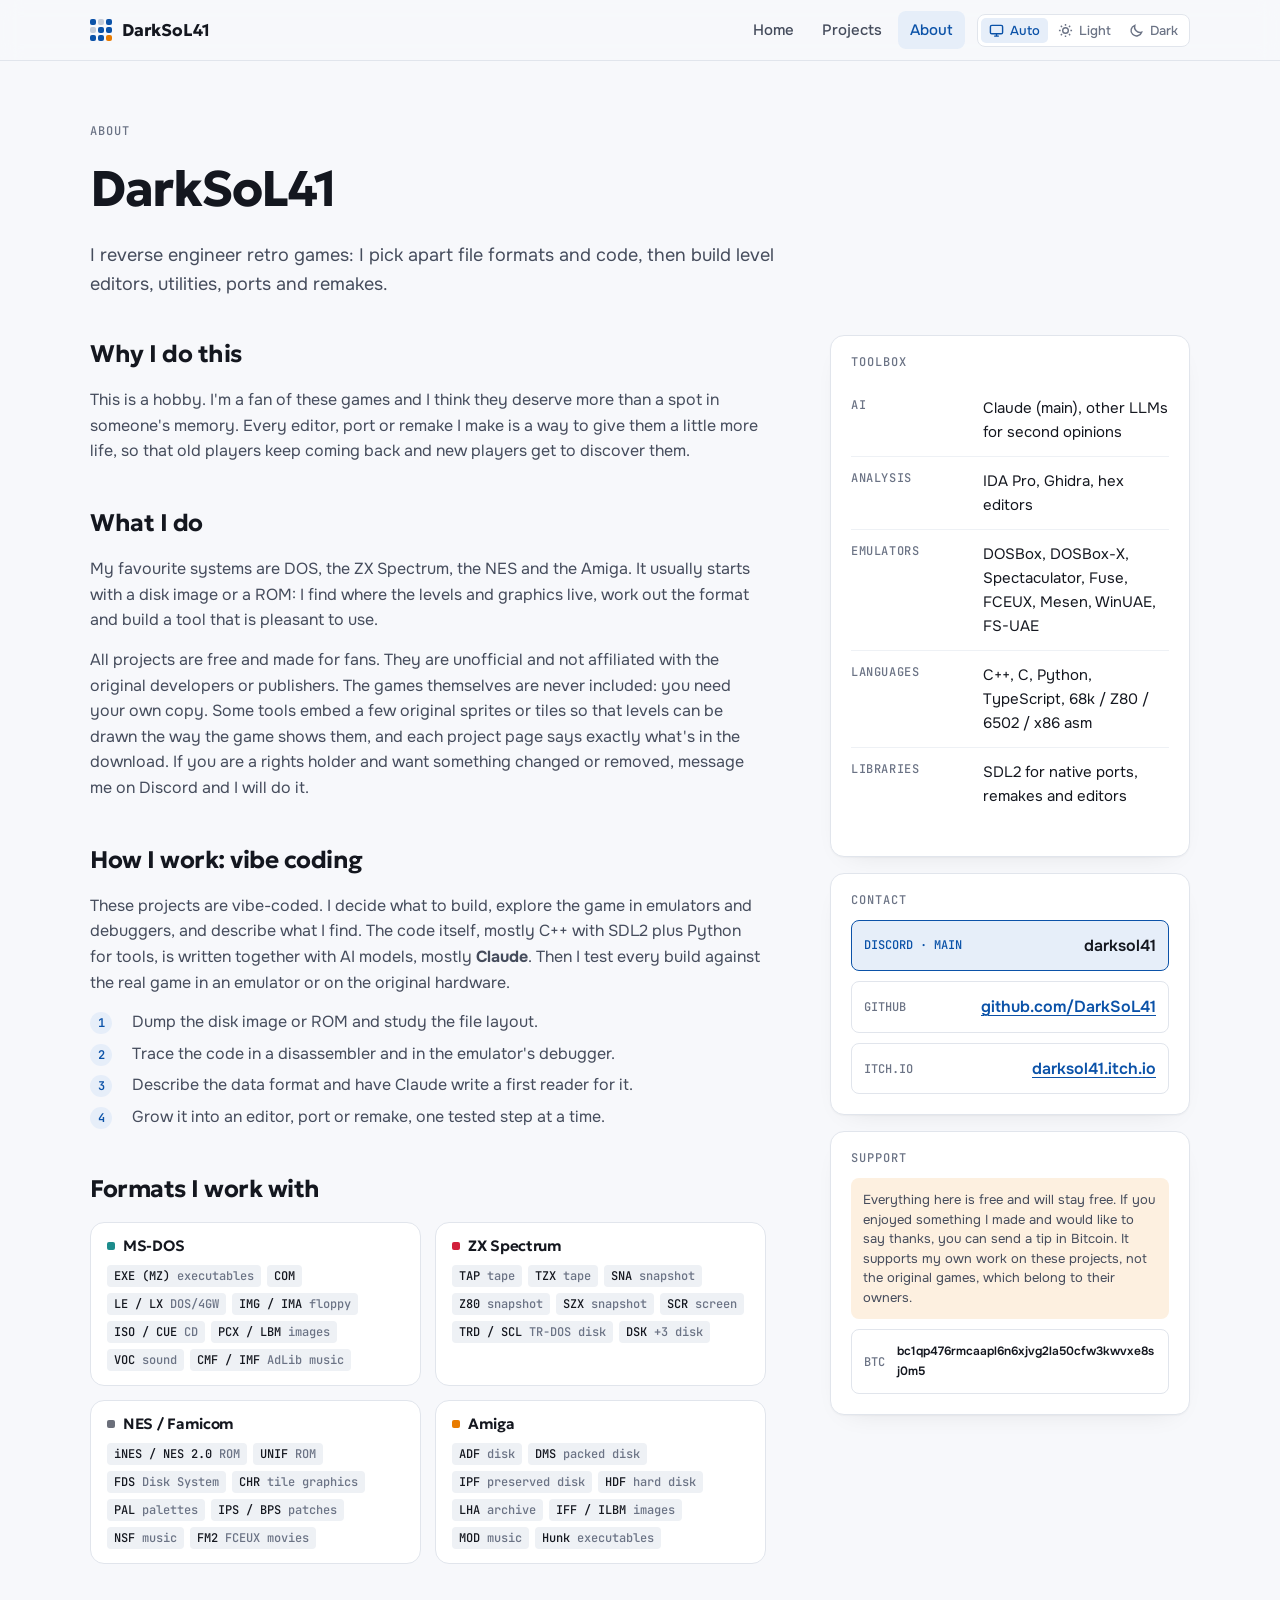
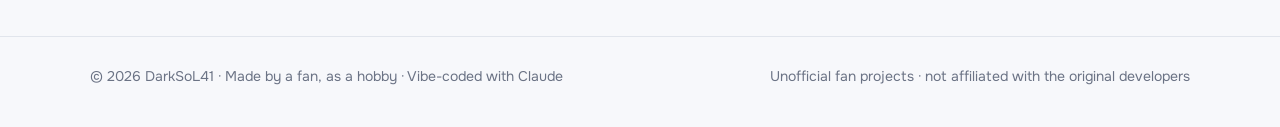
<file: about.html>
<!doctype html>
<html lang="en">
<head>
<meta charset="utf-8">
<meta name="viewport" content="width=device-width, initial-scale=1, viewport-fit=cover">
<title>About · DarkSoL41</title>
<meta name="description" content="Who I am, how I work and how to reach me.">
<script>try{var t=localStorage.getItem("theme");if(t==="light"||t==="dark")document.documentElement.setAttribute("data-theme",t);}catch(e){}</script>
<link rel="preconnect" href="https://fonts.googleapis.com">
<link rel="preconnect" href="https://fonts.gstatic.com" crossorigin>
<link rel="stylesheet" href="https://fonts.googleapis.com/css2?family=Geologica:wght@500;600;700&family=JetBrains+Mono:wght@500;600&family=Onest:wght@400;500;600&display=swap">
<link rel="stylesheet" href="assets/style.css?v=20261010b">
</head>
<body data-page="about">
<header class="site-header">
  <div class="wrap">
    <a class="brand" href="./" aria-label="DarkSoL41, home"><span class="brand-mark" aria-hidden="true"><i></i><i></i><i></i><i></i><i></i><i></i><i></i><i></i><i></i></span>DarkSoL41</a>
    <div class="header-end">
      <nav class="nav" aria-label="Sections">
        <a href="./">Home</a>
        <a href="projects.html">Projects</a>
        <a href="about.html" aria-current="page">About</a>
      </nav>
      <div class="theme-switch" id="theme-switch" role="group" aria-label="Theme">
        <button type="button" data-mode="auto" title="Match system setting"><svg viewBox="0 0 16 16" fill="none" stroke="currentColor" stroke-width="1.5" aria-hidden="true"><rect x="1.5" y="2.5" width="13" height="9" rx="1.5"/><path d="M5.5 14h5M8 11.5V14"/></svg><span class="lbl">Auto</span></button>
        <button type="button" data-mode="light" title="Light theme"><svg viewBox="0 0 16 16" fill="none" stroke="currentColor" stroke-width="1.5" aria-hidden="true"><circle cx="8" cy="8" r="3"/><path d="M8 1v1.8M8 13.2V15M1 8h1.8M13.2 8H15M3 3l1.3 1.3M11.7 11.7 13 13M3 13l1.3-1.3M11.7 4.3 13 3"/></svg><span class="lbl">Light</span></button>
        <button type="button" data-mode="dark" title="Dark theme"><svg viewBox="0 0 16 16" fill="none" stroke="currentColor" stroke-width="1.5" aria-hidden="true"><path d="M13.5 9.8A5.8 5.8 0 0 1 6.2 2.5a5.8 5.8 0 1 0 7.3 7.3z"/></svg><span class="lbl">Dark</span></button>
      </div>
    </div>
  </div>
</header>
<main>

<div class="wrap">
  <div class="page-head">
    <div class="eyebrow">About</div>
    <h1>DarkSoL41</h1>
    <p>I reverse engineer retro games: I pick apart file formats and code, then build level editors, utilities, ports and remakes.</p>
  </div>
  <div class="about-grid">
    <div class="prose">
      <h2>Why I do this</h2>
      <p>This is a hobby. I'm a fan of these games and I think they deserve more than a spot in someone's memory. Every editor, port or remake I make is a way to give them a little more life, so that old players keep coming back and new players get to discover them.</p>
      <h2>What I do</h2>
      <p>My favourite systems are DOS, the ZX Spectrum, the NES and the Amiga. It usually starts with a disk image or a ROM: I find where the levels and graphics live, work out the format and build a tool that is pleasant to use.</p>
      <p>All projects are free and made for fans. They are unofficial and not affiliated with the original developers or publishers. The games themselves are never included: you need your own copy. Some tools embed a few original sprites or tiles so that levels can be drawn the way the game shows them, and each project page says exactly what's in the download. If you are a rights holder and want something changed or removed, message me on Discord and I will do it.</p>
      <h2 id="how">How I work: vibe coding</h2>
      <p>These projects are vibe-coded. I decide what to build, explore the game in emulators and debuggers, and describe what I find. The code itself, mostly C++ with SDL2 plus Python for tools, is written together with AI models, mostly <strong>Claude</strong>. Then I test every build against the real game in an emulator or on the original hardware.</p>
      <ol class="steps">
        <li><span>Dump the disk image or ROM and study the file layout.</span></li>
        <li><span>Trace the code in a disassembler and in the emulator's debugger.</span></li>
        <li><span>Describe the data format and have Claude write a first reader for it.</span></li>
        <li><span>Grow it into an editor, port or remake, one tested step at a time.</span></li>
      </ol>
      <h2>Formats I work with</h2>
      <div class="formats"><section><h3><span class="chip pf pf-dos" style="padding:0;background:none"></span>MS-DOS</h3><ul><li>EXE (MZ) <span>executables</span></li><li>COM</li><li>LE / LX <span>DOS/4GW</span></li><li>IMG / IMA <span>floppy</span></li><li>ISO / CUE <span>CD</span></li><li>PCX / LBM <span>images</span></li><li>VOC <span>sound</span></li><li>CMF / IMF <span>AdLib music</span></li></ul></section><section><h3><span class="chip pf pf-zx" style="padding:0;background:none"></span>ZX Spectrum</h3><ul><li>TAP <span>tape</span></li><li>TZX <span>tape</span></li><li>SNA <span>snapshot</span></li><li>Z80 <span>snapshot</span></li><li>SZX <span>snapshot</span></li><li>SCR <span>screen</span></li><li>TRD / SCL <span>TR-DOS disk</span></li><li>DSK <span>+3 disk</span></li></ul></section><section><h3><span class="chip pf pf-nes" style="padding:0;background:none"></span>NES / Famicom</h3><ul><li>iNES / NES 2.0 <span>ROM</span></li><li>UNIF <span>ROM</span></li><li>FDS <span>Disk System</span></li><li>CHR <span>tile graphics</span></li><li>PAL <span>palettes</span></li><li>IPS / BPS <span>patches</span></li><li>NSF <span>music</span></li><li>FM2 <span>FCEUX movies</span></li></ul></section><section><h3><span class="chip pf pf-amiga" style="padding:0;background:none"></span>Amiga</h3><ul><li>ADF <span>disk</span></li><li>DMS <span>packed disk</span></li><li>IPF <span>preserved disk</span></li><li>HDF <span>hard disk</span></li><li>LHA <span>archive</span></li><li>IFF / ILBM <span>images</span></li><li>MOD <span>music</span></li><li>Hunk <span>executables</span></li></ul></section></div>
    </div>
    <aside class="side">
      <div class="panel">
        <h3>Toolbox</h3>
        <dl class="toolbox">
          <div><dt>AI</dt><dd>Claude (main), other LLMs for second opinions</dd></div>
          <div><dt>Analysis</dt><dd>IDA Pro, Ghidra, hex editors</dd></div>
          <div><dt>Emulators</dt><dd>DOSBox, DOSBox-X, Spectaculator, Fuse, FCEUX, Mesen, WinUAE, FS-UAE</dd></div>
          <div><dt>Languages</dt><dd>C++, C, Python, TypeScript, 68k / Z80 / 6502 / x86 asm</dd></div>
          <div><dt>Libraries</dt><dd>SDL2 for native ports, remakes and editors</dd></div>
        </dl>
      </div>
      <div class="panel">
        <h3>Contact</h3>
        <div class="contact">
          <div class="primary"><span>Discord · main</span><b>darksol41</b></div>
          <div><span>GitHub</span><b><a href="https://github.com/DarkSoL41" target="_blank" rel="noopener">github.com/DarkSoL41</a></b></div>
          <div><span>itch.io</span><b><a href="https://darksol41.itch.io/" target="_blank" rel="noopener">darksol41.itch.io</a></b></div>
        </div>
      </div>
      <div class="panel">
        <h3>Support</h3>
        <p class="note" style="margin:0 0 10px">Everything here is free and will stay free. If you enjoyed something I made and would like to say thanks, you can send a tip in Bitcoin. It supports my own work on these projects, not the original games, which belong to their owners.</p>
        <div class="contact">
          <div><span>BTC</span><b style="font-size:12px;word-break:break-all;user-select:all">bc1qp476rmcaapl6n6xjvg2la50cfw3kwvxe8sj0m5</b></div>
        </div>
      </div>
    </aside>
  </div>
</div>
</main>
<footer class="site-footer">
  <div class="wrap">
    <span>© 2026 DarkSoL41 · Made by a fan, as a hobby · Vibe-coded with Claude</span>
    <span>Unofficial fan projects · not affiliated with the original developers</span>
  </div>
</footer>
<script src="assets/data.js?v=20261010b"></script>
<script src="assets/app.js?v=20261010b"></script>
</body>
</html>
</file>
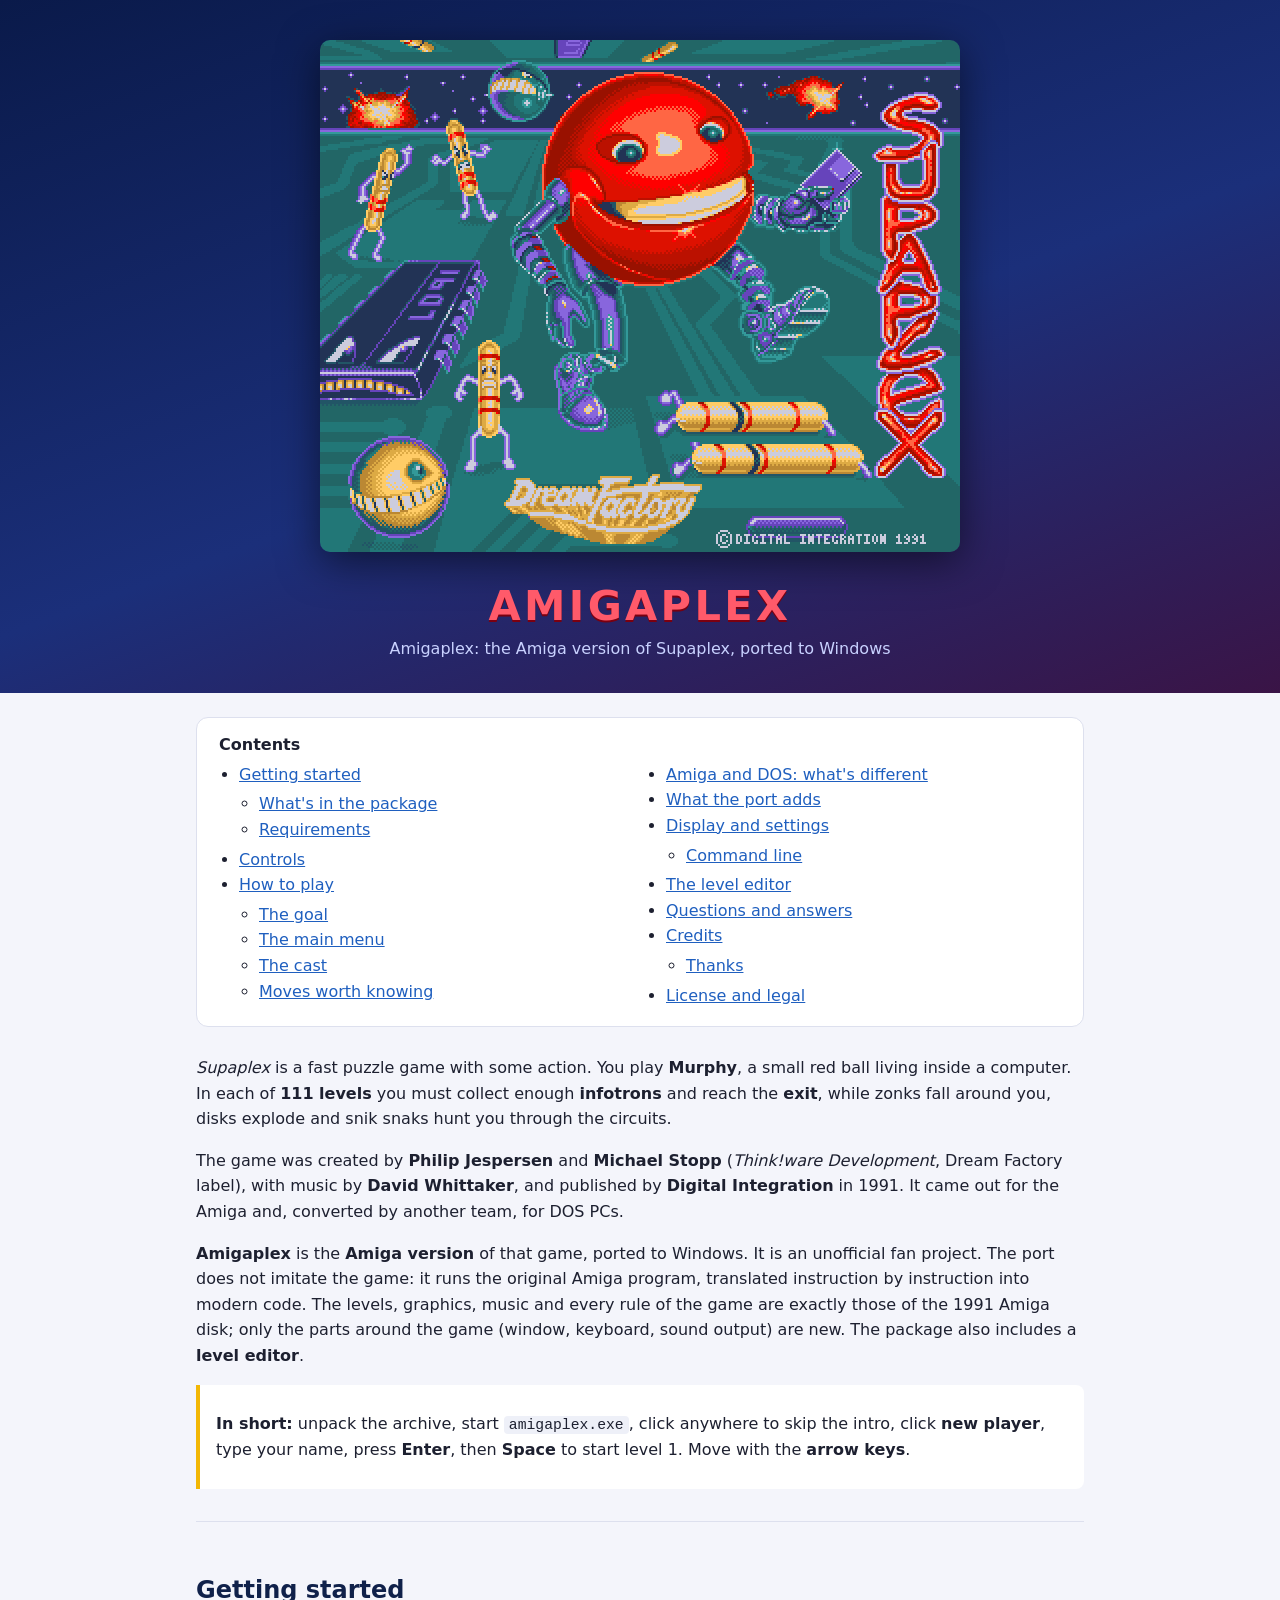
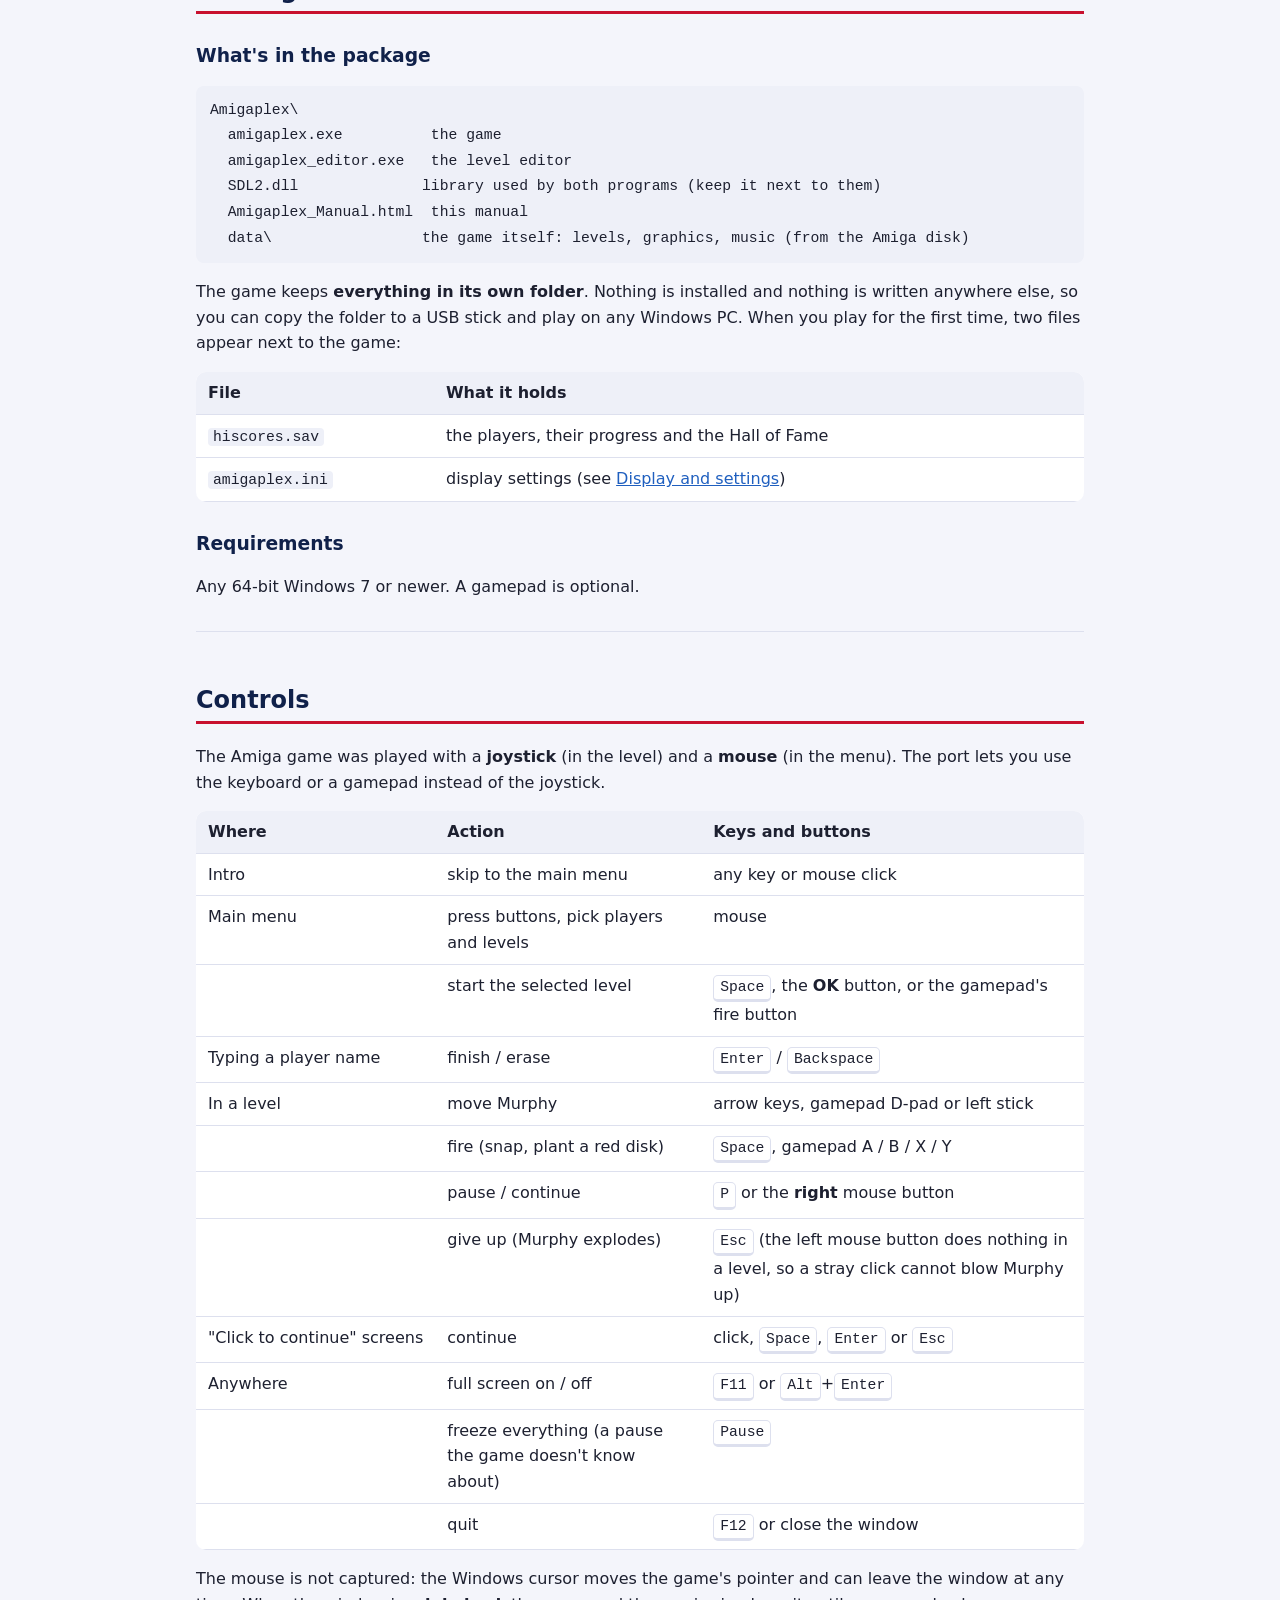
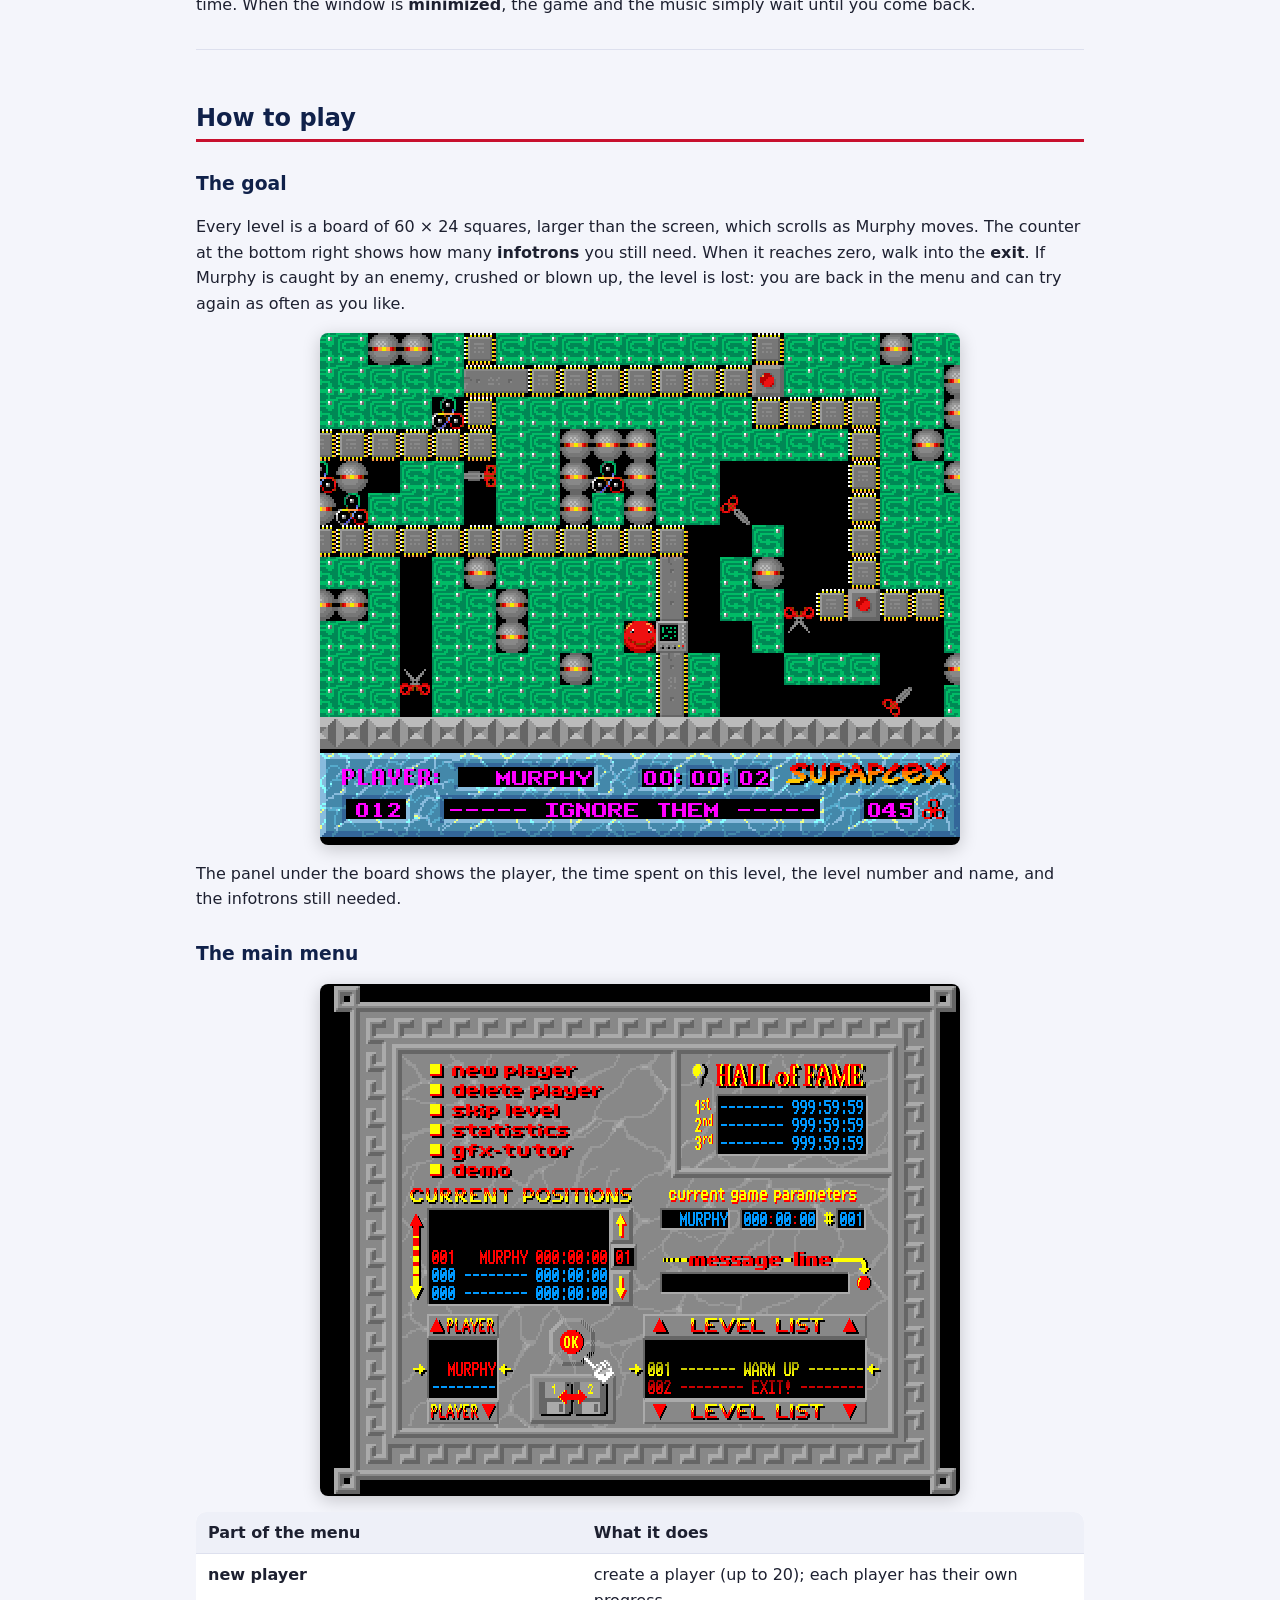
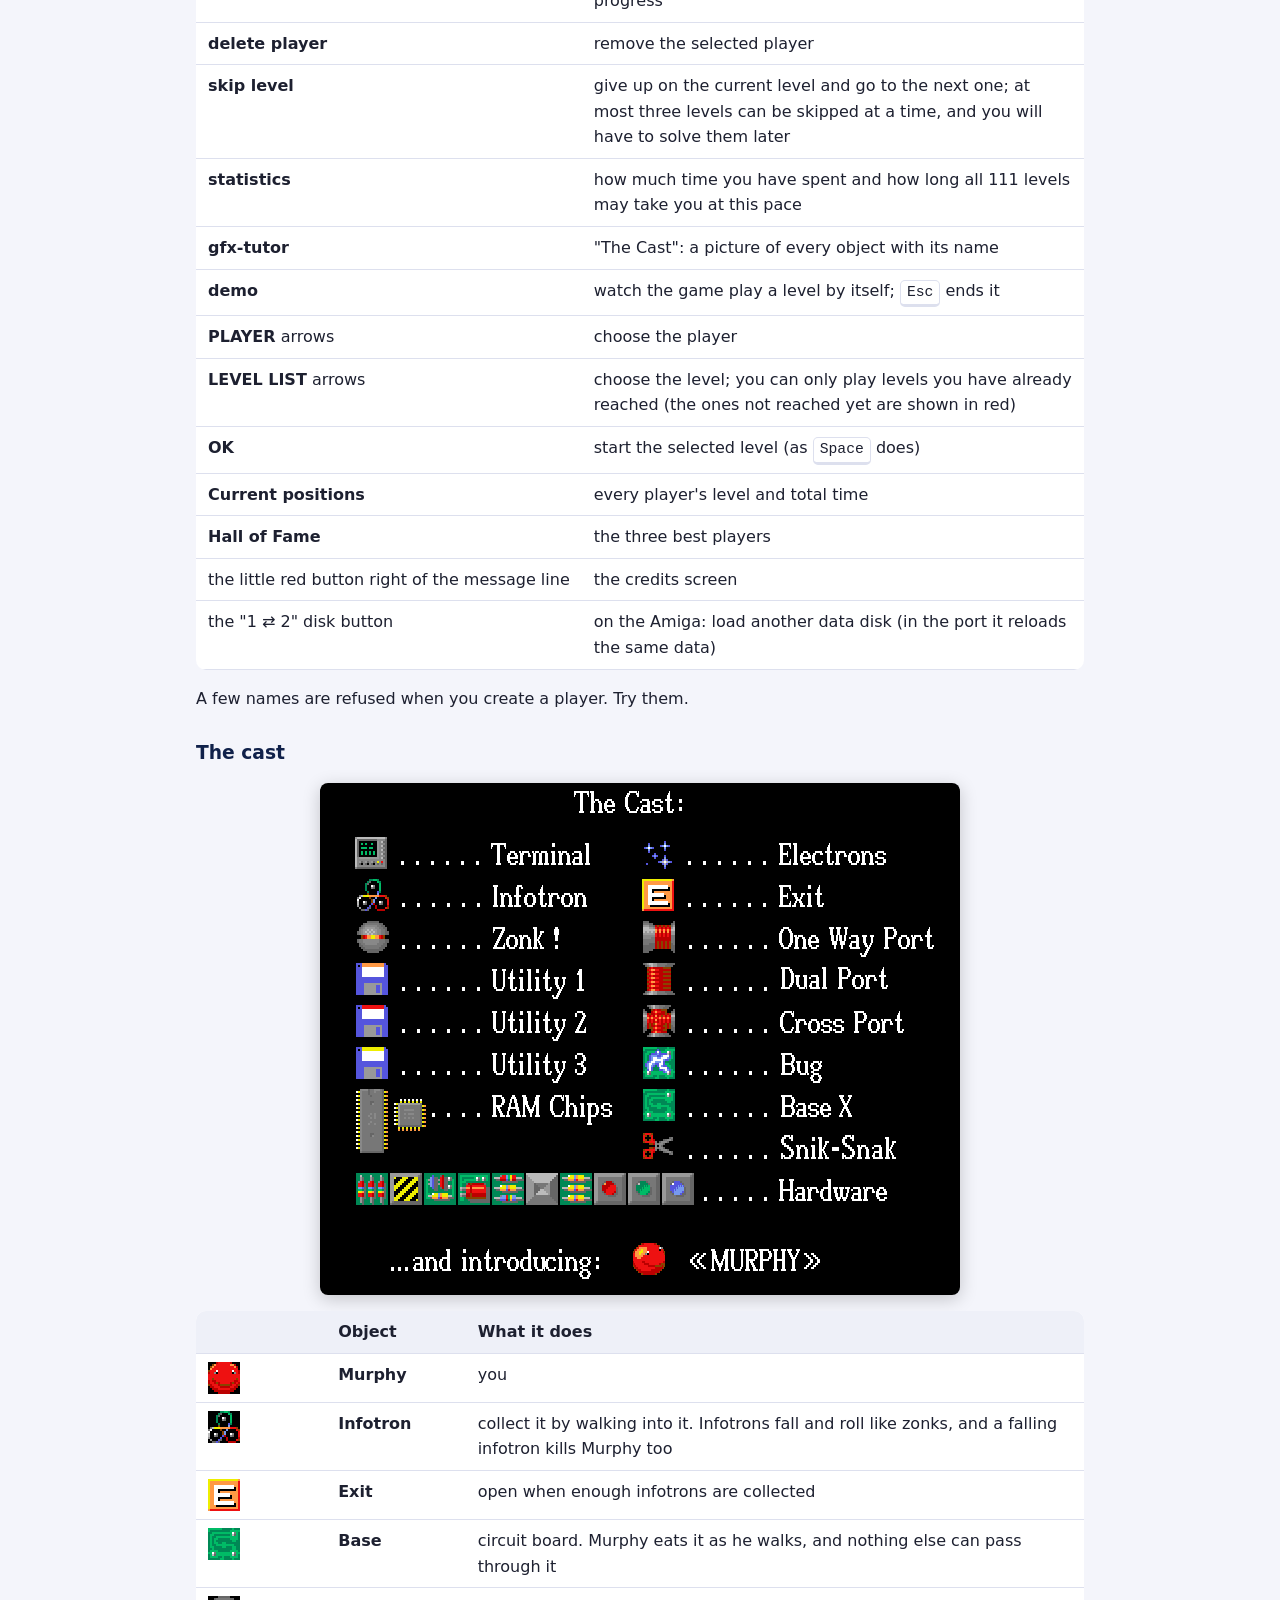
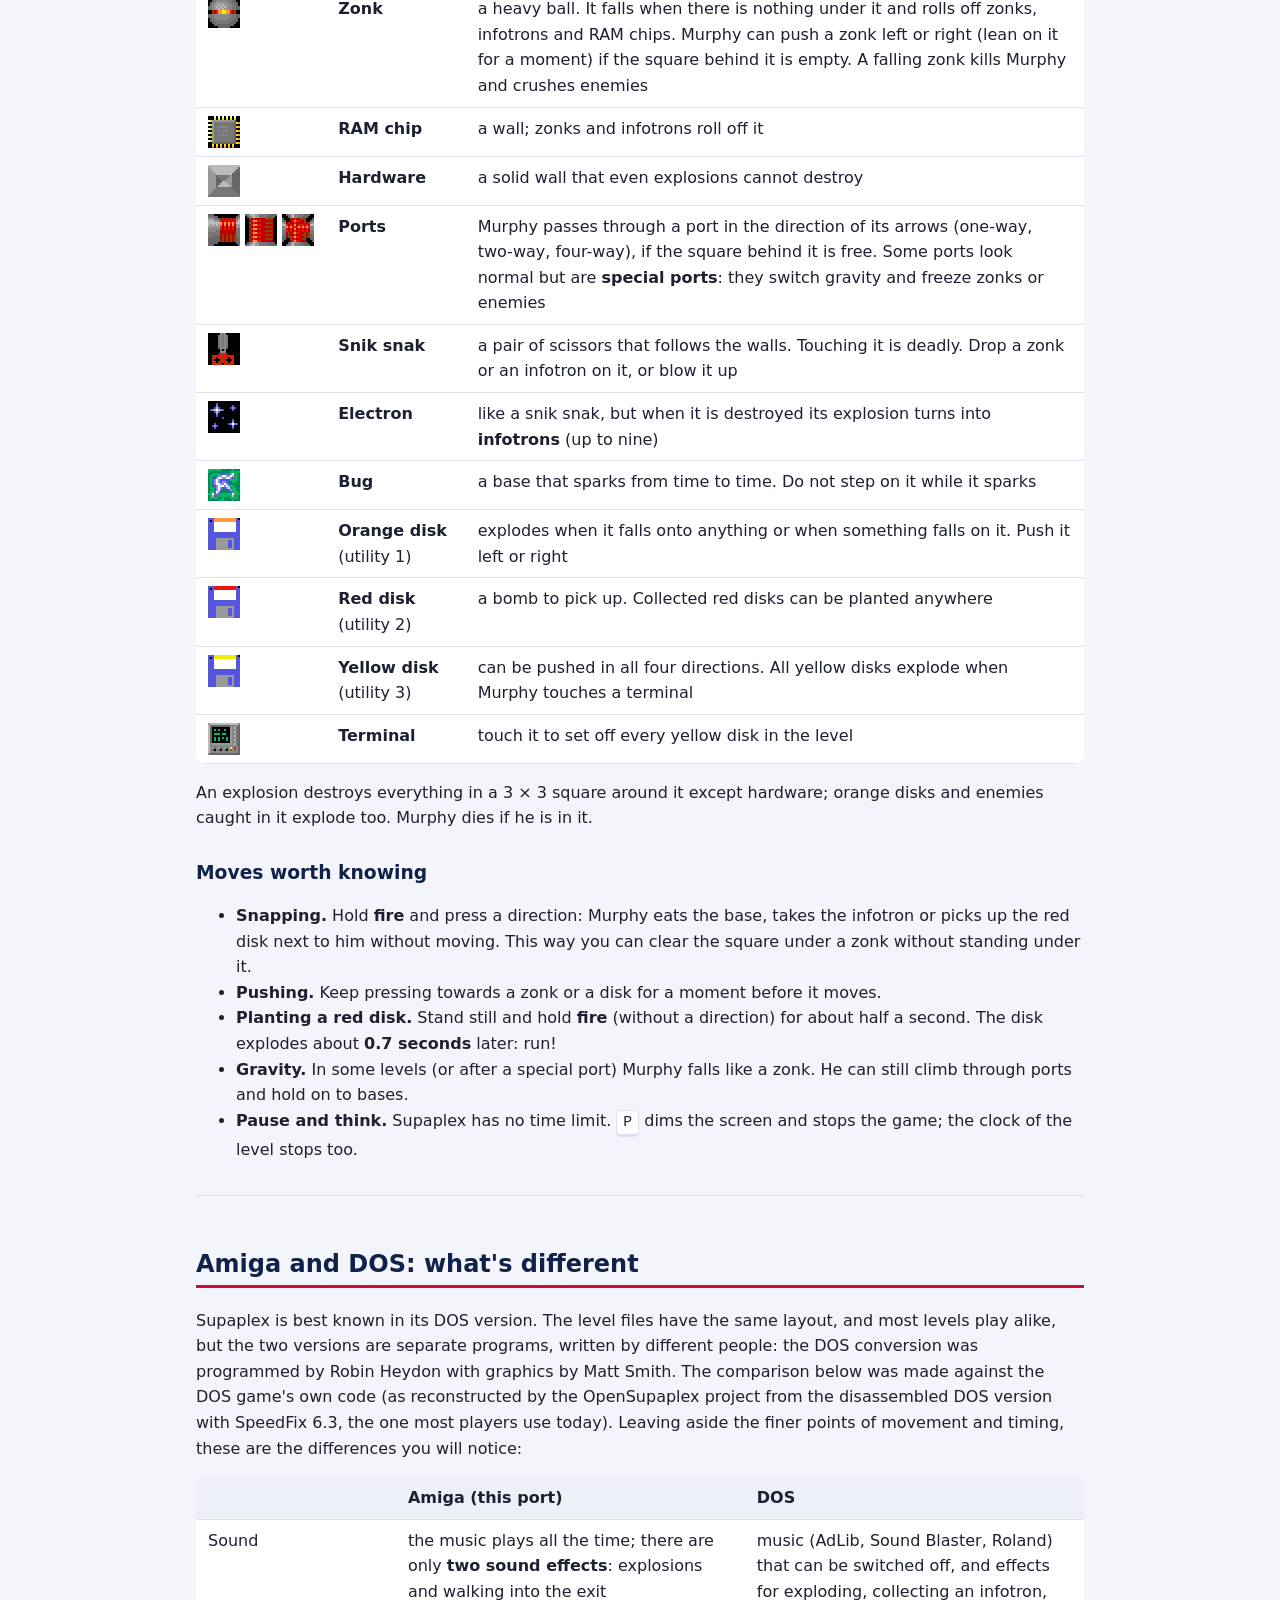
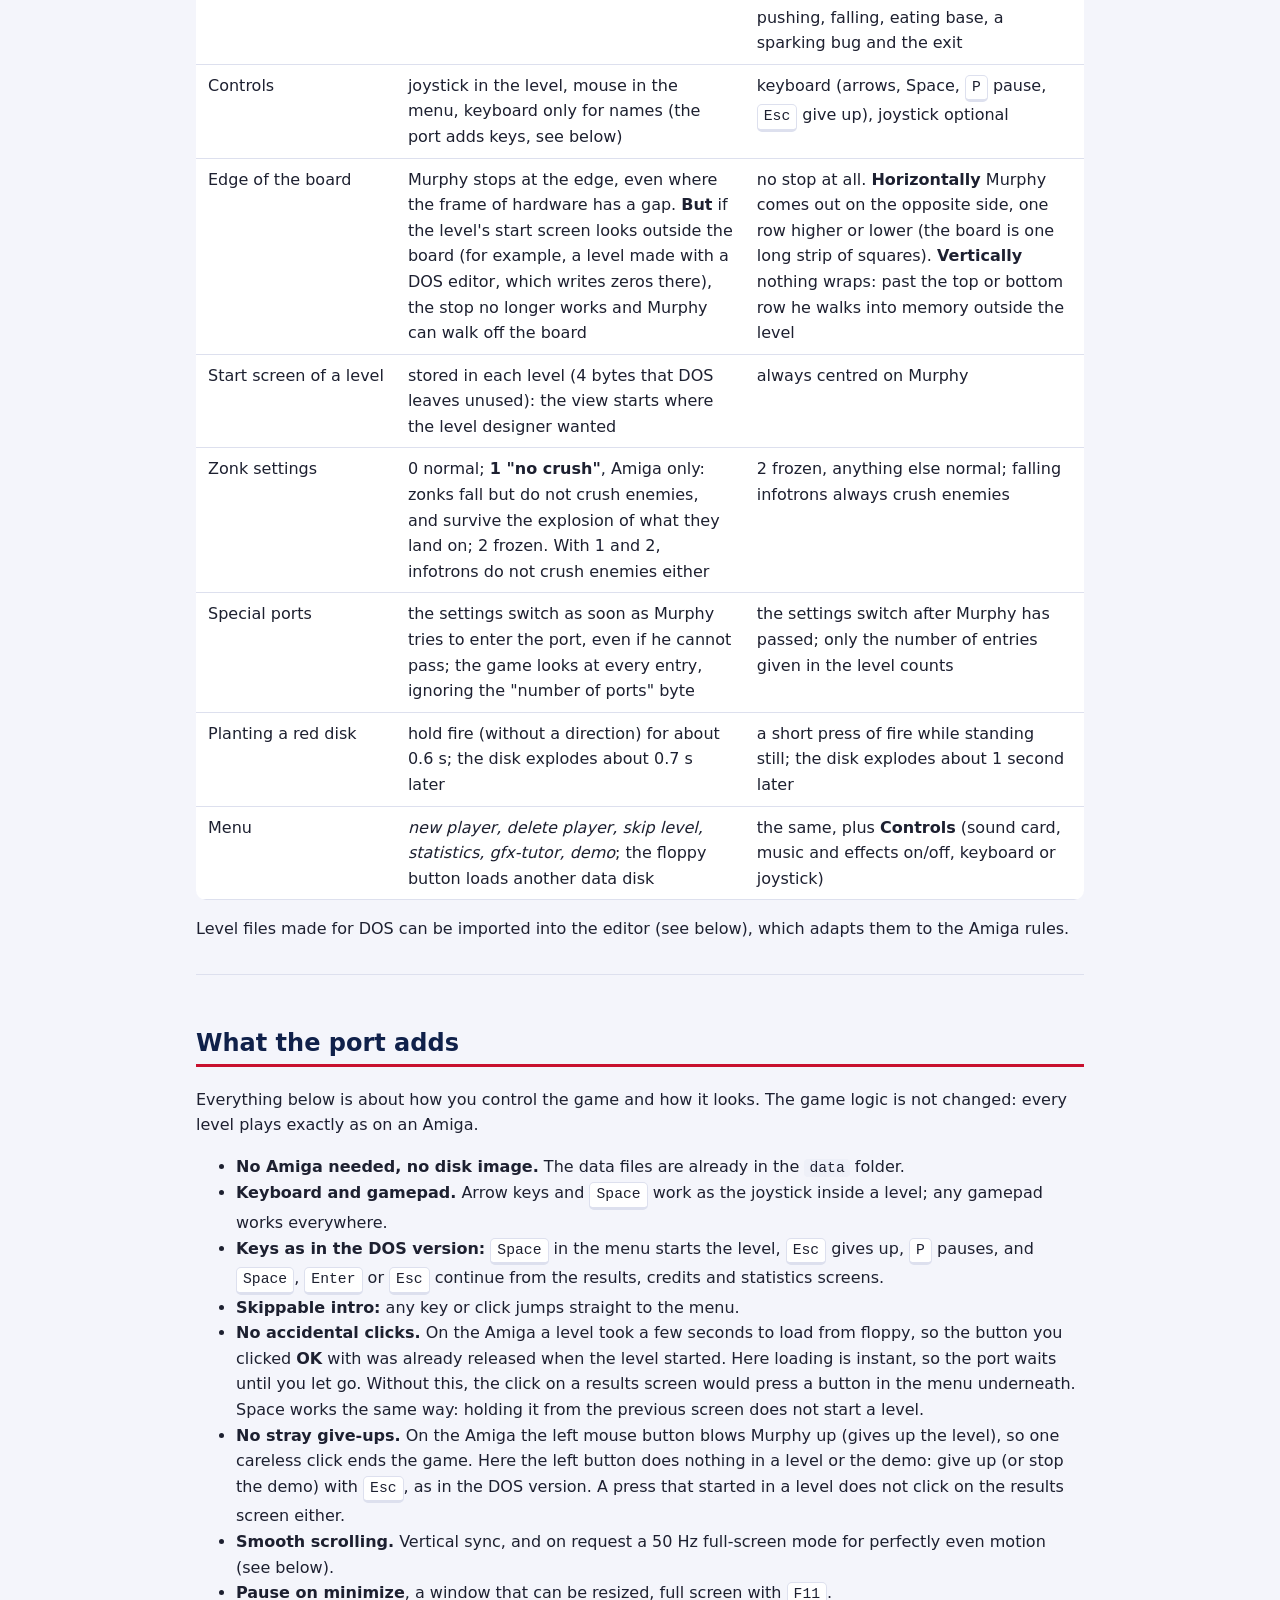
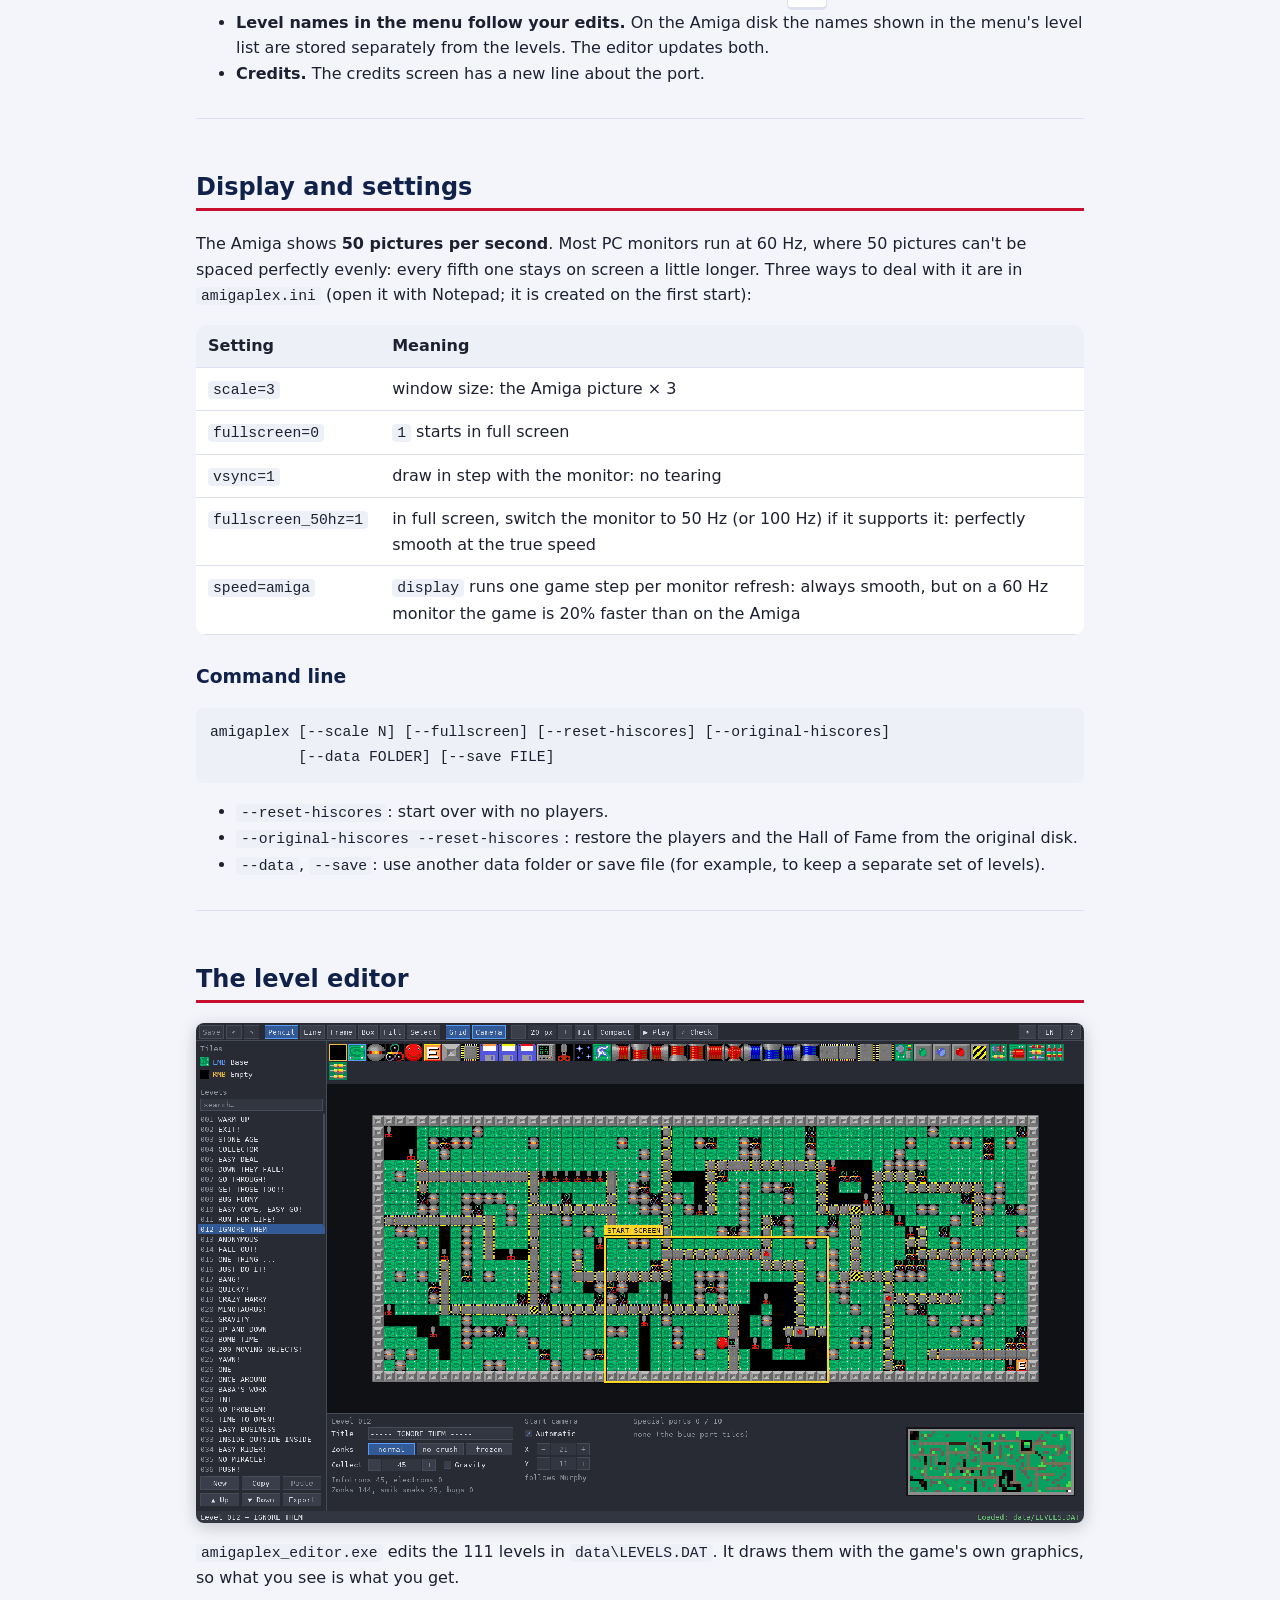
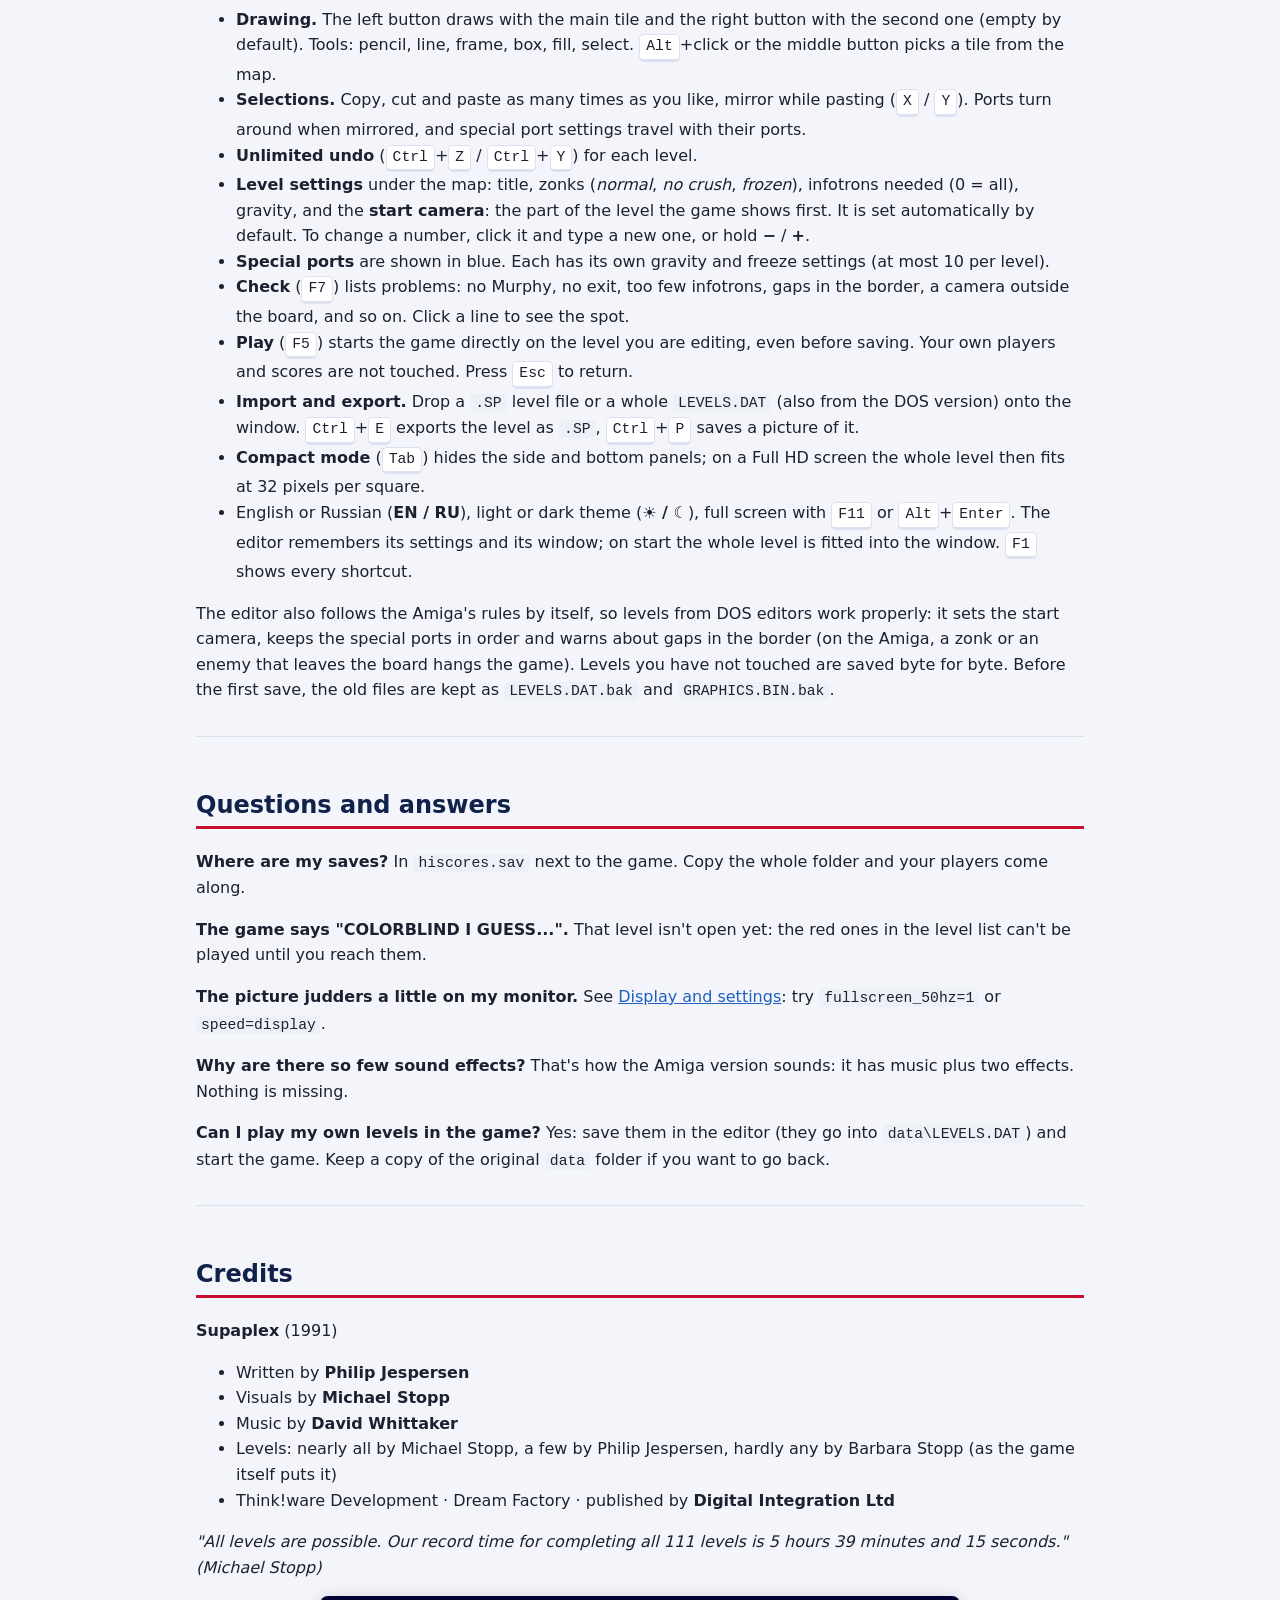
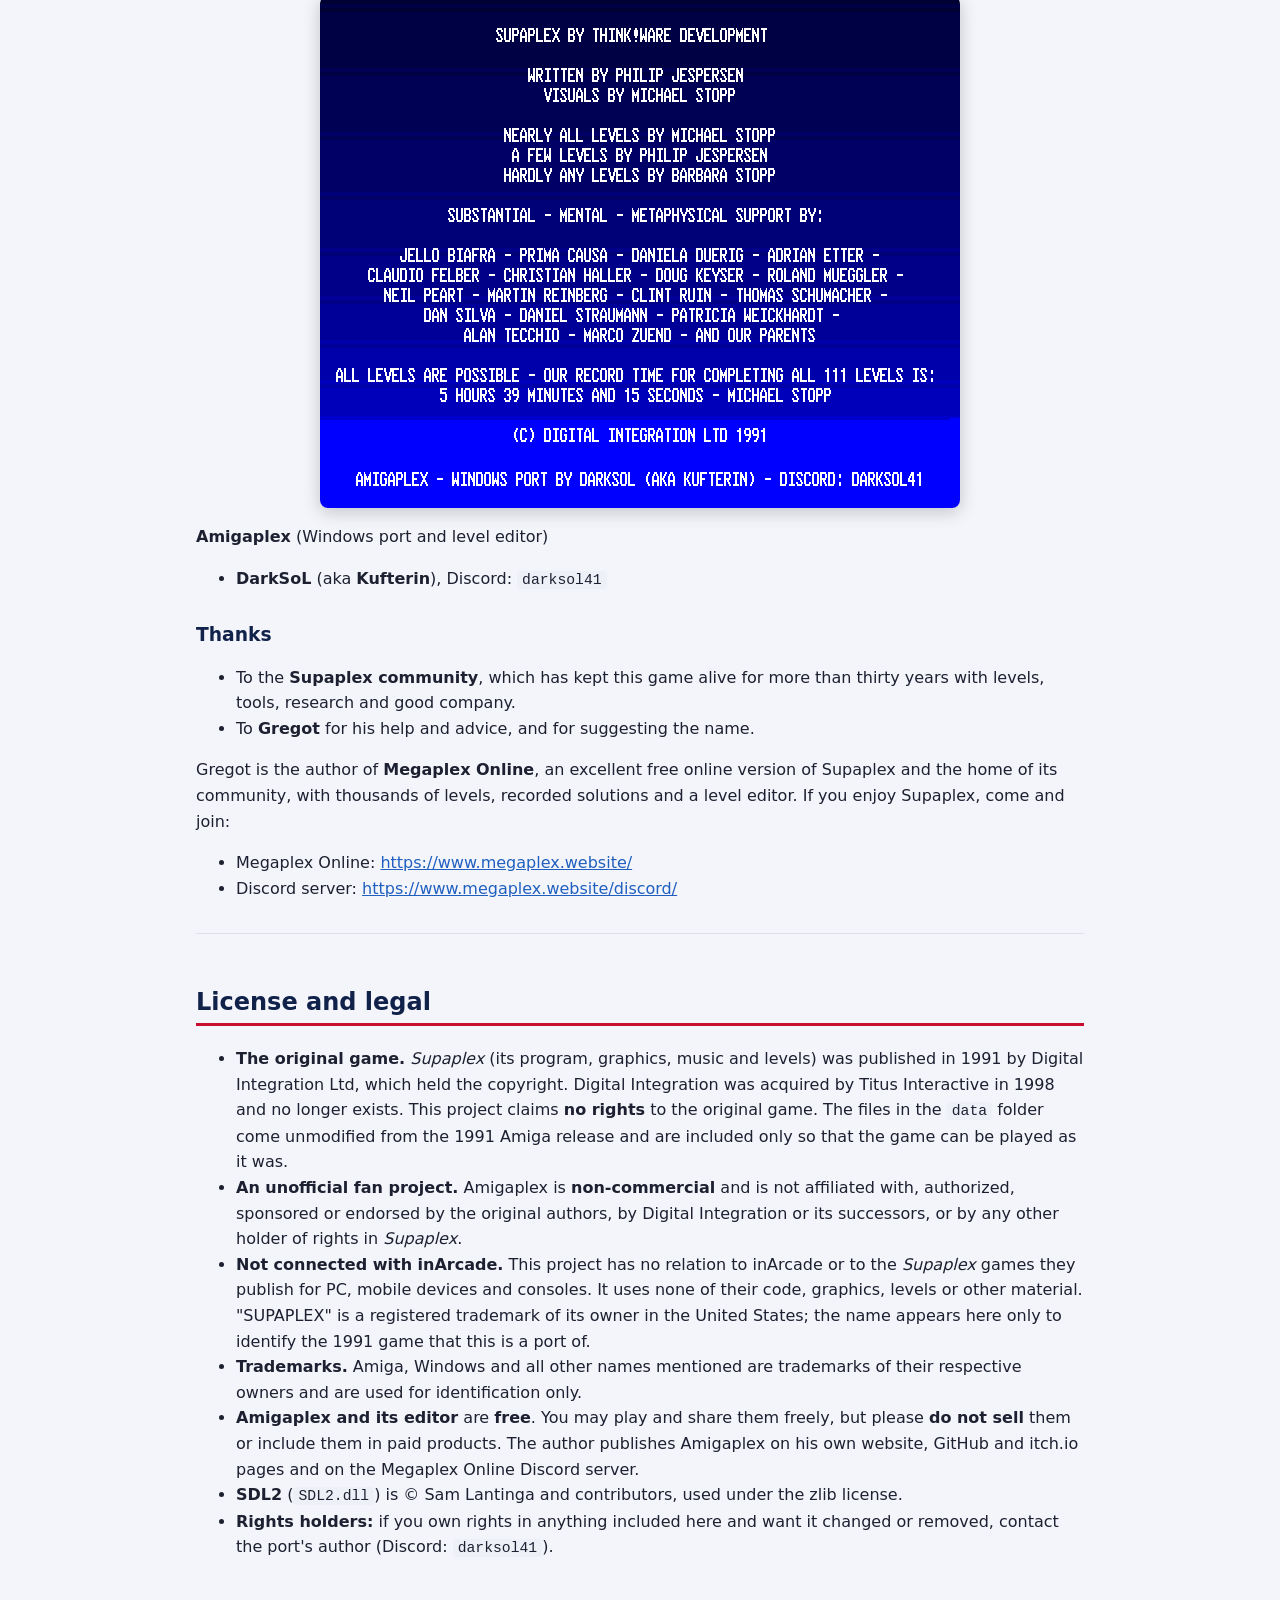
<file: manuals/amigaplex.html>
<!doctype html>
<html lang="en"><head><meta charset="utf-8">
<meta name="viewport" content="width=device-width, initial-scale=1">
<title>Amigaplex Manual</title>
<style>
:root {
  --bg: #f4f5fb; --paper: #ffffff; --ink: #1d2030; --muted: #5b6078;
  --line: #dde0ee; --accent: #c8102e; --accent2: #1f5fbf; --code: #eef0f8;
  --head: #10214a; --gold: #f2b705;
}
@media (prefers-color-scheme: dark) {
  :root {
    --bg: #0d1022; --paper: #151a33; --ink: #e6e8f5; --muted: #a1a6c4;
    --line: #2a3158; --accent: #ff4d5e; --accent2: #6fa8ff; --code: #1d2447;
    --head: #e6e8f5; --gold: #ffd23f;
  }
}
* { box-sizing: border-box; }
html { scroll-behavior: smooth; }
body {
  margin: 0; background: var(--bg); color: var(--ink);
  font: 16px/1.6 "Segoe UI", system-ui, -apple-system, Roboto, sans-serif;
}
.hero {
  background: linear-gradient(160deg, #0a1a4a 0%, #1b2f7a 55%, #3a1446 100%);
  color: #fff; padding: 40px 16px 32px; text-align: center;
}
.hero img { max-width: min(640px, 100%); border-radius: 10px; box-shadow: 0 10px 40px #0008; image-rendering: pixelated; }
.hero h1 { font-size: 2.6em; margin: 20px 0 4px; letter-spacing: .08em; color: #ff5a6a; text-shadow: 0 2px 0 #7a0010; }
.hero p { margin: 0; color: #c9d2ff; }
main { max-width: 920px; margin: 0 auto; padding: 24px 16px 64px; }
nav.toc { background: var(--paper); border: 1px solid var(--line); border-radius: 12px; padding: 14px 22px; margin: 0 0 28px; }
nav.toc ul { margin: 4px 0; padding-left: 20px; }
nav.toc > ul { columns: 2; column-gap: 32px; }
@media (max-width: 640px) { nav.toc > ul { columns: 1; } }
section, .doc > * { max-width: 100%; }
h1, h2, h3 { color: var(--head); line-height: 1.25; }
h2 { margin-top: 2.2em; padding-bottom: 6px; border-bottom: 3px solid var(--accent); }
h3 { margin-top: 1.6em; }
a { color: var(--accent2); }
code, kbd { font-family: Consolas, "Cascadia Mono", monospace; font-size: .92em; }
code { background: var(--code); padding: 1px 5px; border-radius: 4px; }
pre { background: var(--code); padding: 12px 14px; border-radius: 8px; overflow-x: auto; }
pre code { background: none; padding: 0; }
kbd {
  display: inline-block; padding: 0 6px; border: 1px solid var(--line); border-bottom-width: 3px;
  border-radius: 5px; background: var(--paper); white-space: nowrap;
}
.tw { margin: 14px 0; overflow-x: auto; border-radius: 10px; }
table { border-collapse: collapse; width: 100%; background: var(--paper); }
td:first-child { white-space: nowrap; }
th, td { padding: 8px 12px; border-bottom: 1px solid var(--line); text-align: left; vertical-align: top; }
th { background: var(--code); }
td img { image-rendering: pixelated; vertical-align: middle; }
p > img, .doc > p > img { display: block; max-width: 100%; margin: 12px auto; border-radius: 8px; image-rendering: pixelated; box-shadow: 0 4px 18px #0003; }
img[alt="The level editor"] { image-rendering: auto; }
blockquote { margin: 16px 0; padding: 10px 16px; border-left: 4px solid var(--gold); background: var(--paper); border-radius: 0 8px 8px 0; }
hr { border: none; border-top: 1px solid var(--line); margin: 32px 0; }
footer { text-align: center; color: var(--muted); font-size: .9em; padding: 24px 16px 40px; }
</style></head>
<body>
<header class="hero"><img src="[data-uri]" alt="Supaplex title screen">
<h1>AMIGAPLEX</h1><p>Amigaplex: the Amiga version of Supaplex, ported to Windows</p></header>
<main><nav class="toc"><strong>Contents</strong>
<ul>
<li><a href="#getting-started">Getting started</a><ul>
<li><a href="#whats-in-the-package">What's in the package</a></li>
<li><a href="#requirements">Requirements</a></li>
</ul>
</li>
<li><a href="#controls">Controls</a></li>
<li><a href="#how-to-play">How to play</a><ul>
<li><a href="#the-goal">The goal</a></li>
<li><a href="#the-main-menu">The main menu</a></li>
<li><a href="#the-cast">The cast</a></li>
<li><a href="#moves-worth-knowing">Moves worth knowing</a></li>
</ul>
</li>
<li><a href="#amiga-and-dos-whats-different">Amiga and DOS: what's different</a></li>
<li><a href="#what-the-port-adds">What the port adds</a></li>
<li><a href="#display-and-settings">Display and settings</a><ul>
<li><a href="#command-line">Command line</a></li>
</ul>
</li>
<li><a href="#the-level-editor">The level editor</a></li>
<li><a href="#questions-and-answers">Questions and answers</a></li>
<li><a href="#credits">Credits</a><ul>
<li><a href="#thanks">Thanks</a></li>
</ul>
</li>
<li><a href="#license-and-legal">License and legal</a></li>
</ul>
</nav><div class="doc"><p><em>Supaplex</em> is a fast puzzle game with some action. You play <strong>Murphy</strong>, a
small red ball living inside a computer. In each of <strong>111 levels</strong> you must
collect enough <strong>infotrons</strong> and reach the <strong>exit</strong>, while zonks fall around
you, disks explode and snik snaks hunt you through the circuits.</p>
<p>The game was created by <strong>Philip Jespersen</strong> and <strong>Michael Stopp</strong>
(<em>Think!ware Development</em>, Dream Factory label), with music by <strong>David
Whittaker</strong>, and published by <strong>Digital Integration</strong> in 1991. It came out
for the Amiga and, converted by another team, for DOS PCs.</p>
<p><strong>Amigaplex</strong> is the <strong>Amiga version</strong> of that game, ported to Windows. It is
an unofficial fan project. The port does not imitate the game: it runs the
original Amiga program, translated instruction by instruction into modern
code. The levels, graphics, music and every rule of the game are exactly those
of the 1991 Amiga disk; only the parts around the game (window, keyboard,
sound output) are new. The package also includes a <strong>level editor</strong>.</p>
<blockquote>
<p><strong>In short:</strong> unpack the archive, start <code>amigaplex.exe</code>, click anywhere to
skip the intro, click <strong>new player</strong>, type your name, press <strong>Enter</strong>, then
<strong>Space</strong> to start level 1. Move with the <strong>arrow keys</strong>.</p>
</blockquote>
<hr />
<h2 id="getting-started">Getting started</h2>
<h3 id="whats-in-the-package">What's in the package</h3>
<pre><code>Amigaplex\
  amigaplex.exe          the game
  amigaplex_editor.exe   the level editor
  SDL2.dll              library used by both programs (keep it next to them)
  Amigaplex_Manual.html  this manual
  data\                 the game itself: levels, graphics, music (from the Amiga disk)
</code></pre>
<p>The game keeps <strong>everything in its own folder</strong>. Nothing is installed and
nothing is written anywhere else, so you can copy the folder to a USB stick
and play on any Windows PC. When you play for the first time, two files
appear next to the game:</p>
<div class="tw"><table>
<thead>
<tr>
<th>File</th>
<th>What it holds</th>
</tr>
</thead>
<tbody>
<tr>
<td><code>hiscores.sav</code></td>
<td>the players, their progress and the Hall of Fame</td>
</tr>
<tr>
<td><code>amigaplex.ini</code></td>
<td>display settings (see <a href="#display-and-settings">Display and settings</a>)</td>
</tr>
</tbody>
</table></div>
<h3 id="requirements">Requirements</h3>
<p>Any 64-bit Windows 7 or newer. A gamepad is optional.</p>
<hr />
<h2 id="controls">Controls</h2>
<p>The Amiga game was played with a <strong>joystick</strong> (in the level) and a
<strong>mouse</strong> (in the menu). The port lets you use the keyboard or a gamepad
instead of the joystick.</p>
<div class="tw"><table>
<thead>
<tr>
<th>Where</th>
<th>Action</th>
<th>Keys and buttons</th>
</tr>
</thead>
<tbody>
<tr>
<td>Intro</td>
<td>skip to the main menu</td>
<td>any key or mouse click</td>
</tr>
<tr>
<td>Main menu</td>
<td>press buttons, pick players and levels</td>
<td>mouse</td>
</tr>
<tr>
<td></td>
<td>start the selected level</td>
<td><kbd>Space</kbd>, the <strong>OK</strong> button, or the gamepad's fire button</td>
</tr>
<tr>
<td>Typing a player name</td>
<td>finish / erase</td>
<td><kbd>Enter</kbd> / <kbd>Backspace</kbd></td>
</tr>
<tr>
<td>In a level</td>
<td>move Murphy</td>
<td>arrow keys, gamepad D-pad or left stick</td>
</tr>
<tr>
<td></td>
<td>fire (snap, plant a red disk)</td>
<td><kbd>Space</kbd>, gamepad A / B / X / Y</td>
</tr>
<tr>
<td></td>
<td>pause / continue</td>
<td><kbd>P</kbd> or the <strong>right</strong> mouse button</td>
</tr>
<tr>
<td></td>
<td>give up (Murphy explodes)</td>
<td><kbd>Esc</kbd> (the left mouse button does nothing in a level, so a stray click cannot blow Murphy up)</td>
</tr>
<tr>
<td>"Click to continue" screens</td>
<td>continue</td>
<td>click, <kbd>Space</kbd>, <kbd>Enter</kbd> or <kbd>Esc</kbd></td>
</tr>
<tr>
<td>Anywhere</td>
<td>full screen on / off</td>
<td><kbd>F11</kbd> or <kbd>Alt</kbd>+<kbd>Enter</kbd></td>
</tr>
<tr>
<td></td>
<td>freeze everything (a pause the game doesn't know about)</td>
<td><kbd>Pause</kbd></td>
</tr>
<tr>
<td></td>
<td>quit</td>
<td><kbd>F12</kbd> or close the window</td>
</tr>
</tbody>
</table></div>
<p>The mouse is not captured: the Windows cursor moves the game's pointer
and can leave the window at any time. When the window is <strong>minimized</strong>,
the game and the music simply wait until you come back.</p>
<hr />
<h2 id="how-to-play">How to play</h2>
<h3 id="the-goal">The goal</h3>
<p>Every level is a board of 60 × 24 squares, larger than the screen, which
scrolls as Murphy moves. The counter at the bottom right shows how many
<strong>infotrons</strong> you still need. When it reaches zero, walk into the <strong>exit</strong>.
If Murphy is caught by an enemy, crushed or blown up, the level is lost:
you are back in the menu and can try again as often as you like.</p>
<p><img alt="A level in progress" src="[data-uri]" /></p>
<p>The panel under the board shows the player, the time spent on this
level, the level number and name, and the infotrons still needed.</p>
<h3 id="the-main-menu">The main menu</h3>
<p><img alt="The main menu" src="[data-uri]" /></p>
<div class="tw"><table>
<thead>
<tr>
<th>Part of the menu</th>
<th>What it does</th>
</tr>
</thead>
<tbody>
<tr>
<td><strong>new player</strong></td>
<td>create a player (up to 20); each player has their own progress</td>
</tr>
<tr>
<td><strong>delete player</strong></td>
<td>remove the selected player</td>
</tr>
<tr>
<td><strong>skip level</strong></td>
<td>give up on the current level and go to the next one; at most three levels can be skipped at a time, and you will have to solve them later</td>
</tr>
<tr>
<td><strong>statistics</strong></td>
<td>how much time you have spent and how long all 111 levels may take you at this pace</td>
</tr>
<tr>
<td><strong>gfx-tutor</strong></td>
<td>"The Cast": a picture of every object with its name</td>
</tr>
<tr>
<td><strong>demo</strong></td>
<td>watch the game play a level by itself; <kbd>Esc</kbd> ends it</td>
</tr>
<tr>
<td><strong>PLAYER</strong> arrows</td>
<td>choose the player</td>
</tr>
<tr>
<td><strong>LEVEL LIST</strong> arrows</td>
<td>choose the level; you can only play levels you have already reached (the ones not reached yet are shown in red)</td>
</tr>
<tr>
<td><strong>OK</strong></td>
<td>start the selected level (as <kbd>Space</kbd> does)</td>
</tr>
<tr>
<td><strong>Current positions</strong></td>
<td>every player's level and total time</td>
</tr>
<tr>
<td><strong>Hall of Fame</strong></td>
<td>the three best players</td>
</tr>
<tr>
<td>the little red button right of the message line</td>
<td>the credits screen</td>
</tr>
<tr>
<td>the "1 ⇄ 2" disk button</td>
<td>on the Amiga: load another data disk (in the port it reloads the same data)</td>
</tr>
</tbody>
</table></div>
<p>A few names are refused when you create a player. Try them.</p>
<h3 id="the-cast">The cast</h3>
<p><img alt="The cast, as the game's gfx-tutor shows it" src="[data-uri]" /></p>
<div class="tw"><table>
<thead>
<tr>
<th></th>
<th>Object</th>
<th>What it does</th>
</tr>
</thead>
<tbody>
<tr>
<td><img alt="" src="[data-uri]" /></td>
<td><strong>Murphy</strong></td>
<td>you</td>
</tr>
<tr>
<td><img alt="" src="[data-uri]" /></td>
<td><strong>Infotron</strong></td>
<td>collect it by walking into it. Infotrons fall and roll like zonks, and a falling infotron kills Murphy too</td>
</tr>
<tr>
<td><img alt="" src="[data-uri]" /></td>
<td><strong>Exit</strong></td>
<td>open when enough infotrons are collected</td>
</tr>
<tr>
<td><img alt="" src="[data-uri]" /></td>
<td><strong>Base</strong></td>
<td>circuit board. Murphy eats it as he walks, and nothing else can pass through it</td>
</tr>
<tr>
<td><img alt="" src="[data-uri]" /></td>
<td><strong>Zonk</strong></td>
<td>a heavy ball. It falls when there is nothing under it and rolls off zonks, infotrons and RAM chips. Murphy can push a zonk left or right (lean on it for a moment) if the square behind it is empty. A falling zonk kills Murphy and crushes enemies</td>
</tr>
<tr>
<td><img alt="" src="[data-uri]" /></td>
<td><strong>RAM chip</strong></td>
<td>a wall; zonks and infotrons roll off it</td>
</tr>
<tr>
<td><img alt="" src="[data-uri]" /></td>
<td><strong>Hardware</strong></td>
<td>a solid wall that even explosions cannot destroy</td>
</tr>
<tr>
<td><img alt="" src="[data-uri]" /> <img alt="" src="[data-uri]" /> <img alt="" src="[data-uri]" /></td>
<td><strong>Ports</strong></td>
<td>Murphy passes through a port in the direction of its arrows (one-way, two-way, four-way), if the square behind it is free. Some ports look normal but are <strong>special ports</strong>: they switch gravity and freeze zonks or enemies</td>
</tr>
<tr>
<td><img alt="" src="[data-uri]" /></td>
<td><strong>Snik snak</strong></td>
<td>a pair of scissors that follows the walls. Touching it is deadly. Drop a zonk or an infotron on it, or blow it up</td>
</tr>
<tr>
<td><img alt="" src="[data-uri]" /></td>
<td><strong>Electron</strong></td>
<td>like a snik snak, but when it is destroyed its explosion turns into <strong>infotrons</strong> (up to nine)</td>
</tr>
<tr>
<td><img alt="" src="[data-uri]" /></td>
<td><strong>Bug</strong></td>
<td>a base that sparks from time to time. Do not step on it while it sparks</td>
</tr>
<tr>
<td><img alt="" src="[data-uri]" /></td>
<td><strong>Orange disk</strong> (utility 1)</td>
<td>explodes when it falls onto anything or when something falls on it. Push it left or right</td>
</tr>
<tr>
<td><img alt="" src="[data-uri]" /></td>
<td><strong>Red disk</strong> (utility 2)</td>
<td>a bomb to pick up. Collected red disks can be planted anywhere</td>
</tr>
<tr>
<td><img alt="" src="[data-uri]" /></td>
<td><strong>Yellow disk</strong> (utility 3)</td>
<td>can be pushed in all four directions. All yellow disks explode when Murphy touches a terminal</td>
</tr>
<tr>
<td><img alt="" src="[data-uri]" /></td>
<td><strong>Terminal</strong></td>
<td>touch it to set off every yellow disk in the level</td>
</tr>
</tbody>
</table></div>
<p>An explosion destroys everything in a 3 × 3 square around it except
hardware; orange disks and enemies caught in it explode too. Murphy dies if
he is in it.</p>
<h3 id="moves-worth-knowing">Moves worth knowing</h3>
<ul>
<li><strong>Snapping.</strong> Hold <strong>fire</strong> and press a direction: Murphy eats the base,
  takes the infotron or picks up the red disk next to him without moving.
  This way you can clear the square under a zonk without standing under it.</li>
<li><strong>Pushing.</strong> Keep pressing towards a zonk or a disk for a moment before
  it moves.</li>
<li><strong>Planting a red disk.</strong> Stand still and hold <strong>fire</strong> (without a
  direction) for about half a second. The disk explodes about <strong>0.7 seconds</strong>
  later: run!</li>
<li><strong>Gravity.</strong> In some levels (or after a special port) Murphy falls like
  a zonk. He can still climb through ports and hold on to bases.</li>
<li><strong>Pause and think.</strong> Supaplex has no time limit. <kbd>P</kbd> dims the
  screen and stops the game; the clock of the level stops too.</li>
</ul>
<hr />
<h2 id="amiga-and-dos-whats-different">Amiga and DOS: what's different</h2>
<p>Supaplex is best known in its DOS version. The level files have the same
layout, and most levels play alike, but the two versions are separate
programs, written by different people: the DOS conversion was programmed by
Robin Heydon with graphics by Matt Smith. The comparison below was made
against the DOS game's own code (as reconstructed by the OpenSupaplex
project from the disassembled DOS version with SpeedFix 6.3, the one most
players use today). Leaving aside the finer points of movement and timing,
these are the differences you will notice:</p>
<div class="tw"><table>
<thead>
<tr>
<th></th>
<th>Amiga (this port)</th>
<th>DOS</th>
</tr>
</thead>
<tbody>
<tr>
<td>Sound</td>
<td>the music plays all the time; there are only <strong>two sound effects</strong>: explosions and walking into the exit</td>
<td>music (AdLib, Sound Blaster, Roland) that can be switched off, and effects for exploding, collecting an infotron, pushing, falling, eating base, a sparking bug and the exit</td>
</tr>
<tr>
<td>Controls</td>
<td>joystick in the level, mouse in the menu, keyboard only for names (the port adds keys, see below)</td>
<td>keyboard (arrows, Space, <kbd>P</kbd> pause, <kbd>Esc</kbd> give up), joystick optional</td>
</tr>
<tr>
<td>Edge of the board</td>
<td>Murphy stops at the edge, even where the frame of hardware has a gap. <strong>But</strong> if the level's start screen looks outside the board (for example, a level made with a DOS editor, which writes zeros there), the stop no longer works and Murphy can walk off the board</td>
<td>no stop at all. <strong>Horizontally</strong> Murphy comes out on the opposite side, one row higher or lower (the board is one long strip of squares). <strong>Vertically</strong> nothing wraps: past the top or bottom row he walks into memory outside the level</td>
</tr>
<tr>
<td>Start screen of a level</td>
<td>stored in each level (4 bytes that DOS leaves unused): the view starts where the level designer wanted</td>
<td>always centred on Murphy</td>
</tr>
<tr>
<td>Zonk settings</td>
<td>0 normal; <strong>1 "no crush"</strong>, Amiga only: zonks fall but do not crush enemies, and survive the explosion of what they land on; 2 frozen. With 1 and 2, infotrons do not crush enemies either</td>
<td>2 frozen, anything else normal; falling infotrons always crush enemies</td>
</tr>
<tr>
<td>Special ports</td>
<td>the settings switch as soon as Murphy tries to enter the port, even if he cannot pass; the game looks at every entry, ignoring the "number of ports" byte</td>
<td>the settings switch after Murphy has passed; only the number of entries given in the level counts</td>
</tr>
<tr>
<td>Planting a red disk</td>
<td>hold fire (without a direction) for about 0.6 s; the disk explodes about 0.7 s later</td>
<td>a short press of fire while standing still; the disk explodes about 1 second later</td>
</tr>
<tr>
<td>Menu</td>
<td><em>new player, delete player, skip level, statistics, gfx-tutor, demo</em>; the floppy button loads another data disk</td>
<td>the same, plus <strong>Controls</strong> (sound card, music and effects on/off, keyboard or joystick)</td>
</tr>
</tbody>
</table></div>
<p>Level files made for DOS can be imported into the editor (see below), which
adapts them to the Amiga rules.</p>
<hr />
<h2 id="what-the-port-adds">What the port adds</h2>
<p>Everything below is about how you control the game and how it looks. The
game logic is not changed: every level plays exactly as on an Amiga.</p>
<ul>
<li><strong>No Amiga needed, no disk image.</strong> The data files are already in the
  <code>data</code> folder.</li>
<li><strong>Keyboard and gamepad.</strong> Arrow keys and <kbd>Space</kbd> work as the
  joystick inside a level; any gamepad works everywhere.</li>
<li><strong>Keys as in the DOS version:</strong> <kbd>Space</kbd> in the menu starts the
  level, <kbd>Esc</kbd> gives up, <kbd>P</kbd> pauses, and <kbd>Space</kbd>,
  <kbd>Enter</kbd> or <kbd>Esc</kbd> continue from the results, credits and
  statistics screens.</li>
<li><strong>Skippable intro:</strong> any key or click jumps straight to the menu.</li>
<li><strong>No accidental clicks.</strong> On the Amiga a level took a few seconds to load
  from floppy, so the button you clicked <strong>OK</strong> with was already released
  when the level started. Here loading is instant, so the port waits until
  you let go. Without this, the click on a results screen would press a
  button in the menu underneath. Space works the same way: holding it from
  the previous screen does not start a level.</li>
<li><strong>No stray give-ups.</strong> On the Amiga the left mouse button blows Murphy up
  (gives up the level), so one careless click ends the game. Here the left
  button does nothing in a level or the demo: give up (or stop the demo)
  with <kbd>Esc</kbd>, as in the DOS version. A press that started in a
  level does not click on the results screen either.</li>
<li><strong>Smooth scrolling.</strong> Vertical sync, and on request a 50 Hz full-screen
  mode for perfectly even motion (see below).</li>
<li><strong>Pause on minimize</strong>, a window that can be resized, full screen with
  <kbd>F11</kbd>.</li>
<li><strong>Level names in the menu follow your edits.</strong> On the Amiga disk the
  names shown in the menu's level list are stored separately from the
  levels. The editor updates both.</li>
<li><strong>Credits.</strong> The credits screen has a new line about the port.</li>
</ul>
<hr />
<h2 id="display-and-settings">Display and settings</h2>
<p>The Amiga shows <strong>50 pictures per second</strong>. Most PC monitors run at
60 Hz, where 50 pictures can't be spaced perfectly evenly: every fifth one
stays on screen a little longer. Three ways to deal with it are in
<code>amigaplex.ini</code> (open it with Notepad; it is created on the first start):</p>
<div class="tw"><table>
<thead>
<tr>
<th>Setting</th>
<th>Meaning</th>
</tr>
</thead>
<tbody>
<tr>
<td><code>scale=3</code></td>
<td>window size: the Amiga picture × 3</td>
</tr>
<tr>
<td><code>fullscreen=0</code></td>
<td><code>1</code> starts in full screen</td>
</tr>
<tr>
<td><code>vsync=1</code></td>
<td>draw in step with the monitor: no tearing</td>
</tr>
<tr>
<td><code>fullscreen_50hz=1</code></td>
<td>in full screen, switch the monitor to 50 Hz (or 100 Hz) if it supports it: perfectly smooth at the true speed</td>
</tr>
<tr>
<td><code>speed=amiga</code></td>
<td><code>display</code> runs one game step per monitor refresh: always smooth, but on a 60 Hz monitor the game is 20% faster than on the Amiga</td>
</tr>
</tbody>
</table></div>
<h3 id="command-line">Command line</h3>
<pre><code>amigaplex [--scale N] [--fullscreen] [--reset-hiscores] [--original-hiscores]
          [--data FOLDER] [--save FILE]
</code></pre>
<ul>
<li><code>--reset-hiscores</code>: start over with no players.</li>
<li><code>--original-hiscores --reset-hiscores</code>: restore the players and the Hall of
  Fame from the original disk.</li>
<li><code>--data</code>, <code>--save</code>: use another data folder or save file (for example, to
  keep a separate set of levels).</li>
</ul>
<hr />
<h2 id="the-level-editor">The level editor</h2>
<p><img alt="The level editor" src="[data-uri]" /></p>
<p><code>amigaplex_editor.exe</code> edits the 111 levels in <code>data\LEVELS.DAT</code>. It draws
them with the game's own graphics, so what you see is what you get.</p>
<ul>
<li><strong>Drawing.</strong> The left button draws with the main tile and the right
  button with the second one (empty by default). Tools: pencil, line,
  frame, box, fill, select. <kbd>Alt</kbd>+click or the middle button picks
  a tile from the map.</li>
<li><strong>Selections.</strong> Copy, cut and paste as many times as you like, mirror
  while pasting (<kbd>X</kbd> / <kbd>Y</kbd>). Ports turn around when
  mirrored, and special port settings travel with their ports.</li>
<li><strong>Unlimited undo</strong> (<kbd>Ctrl</kbd>+<kbd>Z</kbd> /
  <kbd>Ctrl</kbd>+<kbd>Y</kbd>) for each level.</li>
<li><strong>Level settings</strong> under the map: title, zonks (<em>normal</em>, <em>no crush</em>,
  <em>frozen</em>), infotrons needed (0 = all), gravity, and the <strong>start camera</strong>:
  the part of the level the game shows first. It is set automatically by
  default. To change a number, click it and type a new one, or hold
  <strong>−</strong> / <strong>+</strong>.</li>
<li><strong>Special ports</strong> are shown in blue. Each has its own gravity and freeze
  settings (at most 10 per level).</li>
<li><strong>Check</strong> (<kbd>F7</kbd>) lists problems: no Murphy, no exit, too few
  infotrons, gaps in the border, a camera outside the board, and so on.
  Click a line to see the spot.</li>
<li><strong>Play</strong> (<kbd>F5</kbd>) starts the game directly on the level you are
  editing, even before saving. Your own players and scores are not
  touched. Press <kbd>Esc</kbd> to return.</li>
<li><strong>Import and export.</strong> Drop a <code>.SP</code> level file or a whole <code>LEVELS.DAT</code>
  (also from the DOS version) onto the window. <kbd>Ctrl</kbd>+<kbd>E</kbd>
  exports the level as <code>.SP</code>, <kbd>Ctrl</kbd>+<kbd>P</kbd> saves a picture
  of it.</li>
<li><strong>Compact mode</strong> (<kbd>Tab</kbd>) hides the side and bottom panels; on a
  Full HD screen the whole level then fits at 32 pixels per square.</li>
<li>English or Russian (<strong>EN / RU</strong>), light or dark theme (<strong>☀ / ☾</strong>),
  full screen with <kbd>F11</kbd> or <kbd>Alt</kbd>+<kbd>Enter</kbd>. The
  editor remembers its settings and its window; on start the whole level is
  fitted into the window. <kbd>F1</kbd> shows every shortcut.</li>
</ul>
<p>The editor also follows the Amiga's rules by itself, so levels from DOS
editors work properly: it sets the start camera, keeps the special ports
in order and warns about gaps in the border (on the Amiga, a zonk or an
enemy that leaves the board hangs the game). Levels you have not touched
are saved byte for byte. Before the first save, the old files are kept as
<code>LEVELS.DAT.bak</code> and <code>GRAPHICS.BIN.bak</code>.</p>
<hr />
<h2 id="questions-and-answers">Questions and answers</h2>
<p><strong>Where are my saves?</strong> In <code>hiscores.sav</code> next to the game. Copy the whole
folder and your players come along.</p>
<p><strong>The game says "COLORBLIND I GUESS...".</strong> That level isn't open yet: the
red ones in the level list can't be played until you reach them.</p>
<p><strong>The picture judders a little on my monitor.</strong> See
<a href="#display-and-settings">Display and settings</a>: try <code>fullscreen_50hz=1</code> or
<code>speed=display</code>.</p>
<p><strong>Why are there so few sound effects?</strong> That's how the Amiga version
sounds: it has music plus two effects. Nothing is missing.</p>
<p><strong>Can I play my own levels in the game?</strong> Yes: save them in the editor
(they go into <code>data\LEVELS.DAT</code>) and start the game. Keep a copy of the
original <code>data</code> folder if you want to go back.</p>
<hr />
<h2 id="credits">Credits</h2>
<p><strong>Supaplex</strong> (1991)</p>
<ul>
<li>Written by <strong>Philip Jespersen</strong></li>
<li>Visuals by <strong>Michael Stopp</strong></li>
<li>Music by <strong>David Whittaker</strong></li>
<li>Levels: nearly all by Michael Stopp, a few by Philip Jespersen, hardly any
  by Barbara Stopp (as the game itself puts it)</li>
<li>Think!ware Development · Dream Factory · published by <strong>Digital
  Integration Ltd</strong></li>
</ul>
<p><em>"All levels are possible. Our record time for completing all 111 levels is
5 hours 39 minutes and 15 seconds." (Michael Stopp)</em></p>
<p><img alt="The credits screen" src="[data-uri]" /></p>
<p><strong>Amigaplex</strong> (Windows port and level editor)</p>
<ul>
<li><strong>DarkSoL</strong> (aka <strong>Kufterin</strong>), Discord: <code>darksol41</code></li>
</ul>
<h3 id="thanks">Thanks</h3>
<ul>
<li>To the <strong>Supaplex community</strong>, which has kept this game alive for more
  than thirty years with levels, tools, research and good company.</li>
<li>To <strong>Gregot</strong> for his help and advice, and for suggesting the name.</li>
</ul>
<p>Gregot is the author of <strong>Megaplex Online</strong>, an excellent free online
version of Supaplex and the home of its community, with thousands of
levels, recorded solutions and a level editor. If you enjoy Supaplex, come
and join:</p>
<ul>
<li>Megaplex Online: <a href="https://www.megaplex.website/">https://www.megaplex.website/</a></li>
<li>Discord server: <a href="https://www.megaplex.website/discord/">https://www.megaplex.website/discord/</a></li>
</ul>
<hr />
<h2 id="license-and-legal">License and legal</h2>
<ul>
<li><strong>The original game.</strong> <em>Supaplex</em> (its program, graphics, music and
  levels) was published in 1991 by Digital Integration Ltd, which held the
  copyright. Digital Integration was acquired by Titus Interactive in 1998
  and no longer exists. This project claims <strong>no rights</strong> to the original
  game. The files in the <code>data</code> folder come unmodified from the 1991 Amiga
  release and are included only so that the game can be played as it was.</li>
<li><strong>An unofficial fan project.</strong> Amigaplex is <strong>non-commercial</strong> and is not
  affiliated with, authorized, sponsored or endorsed by the original
  authors, by Digital Integration or its successors, or by any other holder
  of rights in <em>Supaplex</em>.</li>
<li><strong>Not connected with inArcade.</strong> This project has no relation to inArcade
  or to the <em>Supaplex</em> games they publish for PC, mobile devices and
  consoles. It uses none of their code, graphics, levels
  or other material. "SUPAPLEX" is a registered trademark of its owner in
  the United States; the name appears here only to identify the 1991 game
  that this is a port of.</li>
<li><strong>Trademarks.</strong> Amiga, Windows and all other names mentioned are
  trademarks of their respective owners and are used for identification
  only.</li>
<li><strong>Amigaplex and its editor</strong> are <strong>free</strong>. You may play and share them
  freely, but please <strong>do not sell</strong> them or include them in paid products.
  The author publishes Amigaplex on his own website, GitHub and itch.io
  pages and on the Megaplex Online Discord server.</li>
<li><strong>SDL2</strong> (<code>SDL2.dll</code>) is © Sam Lantinga and contributors, used under the
  zlib license.</li>
<li><strong>Rights holders:</strong> if you own rights in anything included here and want
  it changed or removed, contact the port's author (Discord: <code>darksol41</code>).</li>
</ul></div></main>
<footer>Amigaplex &middot; an unofficial fan port by DarkSoL (aka Kufterin).
Original game &copy; 1991 Digital Integration Ltd &middot; Think!ware Development.</footer>
</body></html>
</file>
<file: assets/style.css>
/* ---------- Tokens ---------- */
/* Light palette is the base; dark overrides follow (auto via OS, or forced by the toggle). */
:root {
  color-scheme: light;
  --paper: #F7F8FB;
  --surface: #FFFFFF;
  --ink: #14171F;
  --ink-2: #454C5C;
  --muted: #6B7385;
  --line: #E1E5EC;
  --line-soft: #EEF1F5;
  --line-strong: #C3CBD8;
  --accent: #0B52A8;        /* Workbench blue */
  --accent-ink: #083E80;
  --accent-soft: #E6EEF9;
  --on-accent: #FFFFFF;
  --on-ink: #FFFFFF;
  --signal: #E87B00;        /* Workbench orange, used sparingly */
  --signal-soft: #FDF0E0;
  --ok: #1E7F4F;
  --ok-soft: #E3F3EA;
  --warn: #9A6300;
  --warn-soft: #FBF1DC;
  --screen: #0C0D10;        /* backdrop behind game screenshots */
  --cap-bg: rgba(255,255,255,.92);
  --shadow: rgba(11,82,168,.28);
  --soft-shadow: 0 1px 2px rgba(20,23,31,.04), 0 10px 28px -18px rgba(20,23,31,.14);

  --f-display: "Geologica", system-ui, sans-serif;
  --f-body: "Onest", system-ui, -apple-system, "Segoe UI", sans-serif;
  --f-mono: "JetBrains Mono", ui-monospace, "SFMono-Regular", Menlo, Consolas, monospace;

  --r-sm: 8px;
  --r-md: 14px;
  --wrap: 1180px;
  --gutter: clamp(16px, 4vw, 40px);
}
@media (prefers-color-scheme: dark) {
  :root:not([data-theme="light"]) {
    color-scheme: dark;
    --paper: #0E1117; --surface: #151A23; --ink: #E7EAF0; --ink-2: #B3BAC7; --muted: #8790A2;
    --line: #262D3A; --line-soft: #1D2330; --line-strong: #3A4456;
    --accent: #5C9BF0; --accent-ink: #8AB8F6; --accent-soft: #16243A; --on-accent: #0B1220; --on-ink: #0E1117;
    --signal: #FF9A2E; --signal-soft: #2C2014;
    --ok: #4CC38A; --ok-soft: #13291F; --warn: #E3B04B; --warn-soft: #2B2412;
    --screen: #07080A; --cap-bg: rgba(14,17,23,.9); --shadow: rgba(0,0,0,.6); --soft-shadow: 0 1px 2px rgba(0,0,0,.3), 0 10px 28px -18px rgba(0,0,0,.6);
  }
}
:root[data-theme="dark"] {
  color-scheme: dark;
  --paper: #0E1117; --surface: #151A23; --ink: #E7EAF0; --ink-2: #B3BAC7; --muted: #8790A2;
  --line: #262D3A; --line-soft: #1D2330; --line-strong: #3A4456;
  --accent: #5C9BF0; --accent-ink: #8AB8F6; --accent-soft: #16243A; --on-accent: #0B1220; --on-ink: #0E1117;
  --signal: #FF9A2E; --signal-soft: #2C2014;
  --ok: #4CC38A; --ok-soft: #13291F; --warn: #E3B04B; --warn-soft: #2B2412;
  --screen: #07080A; --cap-bg: rgba(14,17,23,.9); --shadow: rgba(0,0,0,.6); --soft-shadow: 0 1px 2px rgba(0,0,0,.3), 0 10px 28px -18px rgba(0,0,0,.6);
}

*, *::before, *::after { box-sizing: border-box; }
html { -webkit-text-size-adjust: 100%; }
body {
  margin: 0;
  background: var(--paper);
  color: var(--ink);
  font: 400 16px/1.6 var(--f-body);
  -webkit-font-smoothing: antialiased;
}
img { max-width: 100%; display: block; }
a { color: var(--accent); text-decoration-thickness: 1px; text-underline-offset: 3px; }
a:hover { color: var(--accent-ink); }
:focus-visible { outline: 2px solid var(--signal); outline-offset: 2px; border-radius: 3px; }
h1, h2, h3 { font-family: var(--f-display); text-wrap: balance; margin: 0; letter-spacing: -0.02em; }
p { margin: 0; }
.mono { font-family: var(--f-mono); font-size: 0.82em; letter-spacing: 0; }
.wrap { max-width: var(--wrap); margin-inline: auto; padding-inline: var(--gutter); }
.eyebrow {
  font: 500 12px/1 var(--f-mono);
  text-transform: uppercase;
  letter-spacing: 0.08em;
  color: var(--muted);
  display: flex; align-items: center; gap: 10px;
}
.eyebrow b { color: var(--accent); font-weight: 600; }

/* ---------- Header ---------- */
.site-header {
  position: sticky; top: env(safe-area-inset-top, 0px); z-index: 20;
  background: color-mix(in srgb, var(--paper) 72%, transparent);
  backdrop-filter: saturate(1.4) blur(10px);
  -webkit-backdrop-filter: saturate(1.4) blur(10px);
  border-bottom: 1px solid var(--line);
}
.site-header .wrap { display: flex; align-items: center; justify-content: space-between; gap: 16px; min-height: 60px; flex-wrap: wrap; }
.brand { display: flex; align-items: center; gap: 10px; color: var(--ink); text-decoration: none; font: 700 17px/1 var(--f-display); letter-spacing: -0.01em; }
.brand-mark { width: 22px; height: 22px; display: grid; grid-template-columns: repeat(3, 1fr); gap: 2px; }
.brand-mark i { background: var(--accent); border-radius: 2px; }
.brand-mark i:nth-child(2), .brand-mark i:nth-child(4) { background: var(--line-strong); }
.brand-mark i:nth-child(9) { background: var(--signal); }
.nav { display: flex; gap: 4px; flex-wrap: wrap; }
.nav a {
  color: var(--ink-2); text-decoration: none; font-weight: 500; font-size: 15px;
  padding: 7px 12px; border-radius: var(--r-sm);
}
.nav a:hover { background: var(--line-soft); color: var(--ink); }
.nav a[aria-current="page"] { color: var(--accent); background: var(--accent-soft); }

/* ---------- Buttons & chips ---------- */
.btn {
  display: inline-flex; align-items: center; gap: 8px;
  font: 600 15px/1 var(--f-body); text-decoration: none;
  padding: 12px 18px; border-radius: var(--r-sm); border: 1px solid transparent;
  cursor: pointer; transition: background .15s, border-color .15s, transform .15s;
}
.btn-primary { background: var(--accent); color: var(--on-accent); }
.btn-primary:hover { background: var(--accent-ink); color: var(--on-accent); }
.btn-ghost { background: var(--surface); color: var(--ink); border-color: var(--line); }
.btn-ghost:hover { border-color: var(--ink-2); color: var(--ink); }
.btn svg { width: 16px; height: 16px; }

.chip {
  display: inline-flex; align-items: center; gap: 6px;
  font: 500 12px/1 var(--f-mono); letter-spacing: 0.02em;
  padding: 5px 8px; border-radius: 4px;
  background: var(--line-soft); color: var(--ink-2); white-space: nowrap;
}
.chip-dot::before { content: ""; width: 7px; height: 7px; border-radius: 50%; background: currentColor; }
.st-stable { background: var(--ok-soft); color: var(--ok); }
.st-beta { background: var(--warn-soft); color: var(--warn); }
.st-wip { background: var(--accent-soft); color: var(--accent); }

/* platform colour keys */
.pf { --pf: var(--muted); }
.pf::before { content: ""; width: 8px; height: 8px; border-radius: 2px; background: var(--pf); }
.pf-amiga { --pf: #E87B00; }
.pf-zx { --pf: #D11F3A; }
.pf-nes { --pf: #6B6F7A; }
.pf-dos { --pf: #1C8C8C; }
.pf-md { --pf: #2B3FAE; }
.pf-pc { --pf: #7A4FC2; }

/* ---------- Hero ---------- */
.hero { padding-block: clamp(24px, 3.5vw, 44px) clamp(32px, 5vw, 64px); }
.hero-top { margin-bottom: clamp(24px, 3vw, 36px); }
.hero-grid { display: grid; grid-template-columns: 1fr 1.05fr; gap: clamp(28px, 5vw, 64px); align-items: start; }
.hero h1 { font-size: clamp(30px, 4vw, 50px); line-height: 1.05; font-weight: 700; letter-spacing: -0.035em; margin-top: 18px; }
.hero h1 em { font-style: normal; color: var(--accent); }
.hero-lead { font-size: 18px; color: var(--ink-2); max-width: 34em; }
.hero-actions { display: flex; gap: 10px; flex-wrap: wrap; margin-top: 28px; }
.hero-facts { display: flex; gap: 28px; flex-wrap: wrap; margin-top: 36px; padding-top: 22px; border-top: 1px solid var(--line); }
.hero-facts div { display: grid; gap: 4px; }
.hero-facts strong { font: 700 24px/1 var(--f-display); font-variant-numeric: tabular-nums; }
.hero-facts span { font-size: 13px; color: var(--muted); }

/* Level viewer (hex-editor style frame) */
.viewer {
  background: var(--surface); border: 1px solid var(--line); border-radius: var(--r-md);
  box-shadow: 0 1px 0 rgba(20,23,31,.03), 0 18px 40px -24px var(--shadow);
  overflow: hidden;
}
.viewer-bar {
  display: flex; flex-direction: column; align-items: flex-start; gap: 8px;
  padding: 10px 14px; border-bottom: 1px solid var(--line-soft);
  font: 500 12px/1.3 var(--f-mono); color: var(--muted);
}
.viewer-bar strong { color: var(--ink); font-weight: 600; }
.viewer-tabs { display: flex; gap: 4px; flex-wrap: wrap; }
.viewer-tabs button {
  font: 500 12px/1 var(--f-mono); color: var(--ink-2);
  background: transparent; border: 1px solid var(--line); border-radius: 4px;
  padding: 5px 7px; cursor: pointer;
}
.viewer-tabs button[aria-pressed="true"] { background: var(--ink); border-color: var(--ink); color: var(--on-ink); }
.viewer-stage { position: relative; padding: 22px 14px 14px 34px; background: var(--paper); }
.viewer-canvas-wrap { position: relative; }
.viewer canvas { width: 100%; height: auto; display: block; image-rendering: pixelated; cursor: crosshair; border-radius: 2px; }
.ruler-x, .ruler-y { position: absolute; font: 500 9px/1 var(--f-mono); color: var(--muted); pointer-events: none; }
.ruler-x { left: 34px; right: 14px; top: 6px; display: flex; justify-content: space-between; }
.ruler-y { top: 22px; bottom: 14px; left: 8px; display: flex; flex-direction: column; justify-content: space-between; }
.viewer-read {
  display: grid; grid-template-columns: repeat(4, auto); justify-content: start; gap: 6px 22px;
  padding: 10px 14px; border-top: 1px solid var(--line-soft);
  font: 500 12px/1.3 var(--f-mono); color: var(--muted); font-variant-numeric: tabular-nums;
}
.viewer-read b { color: var(--ink); font-weight: 600; }
.viewer-read .swatch { display: inline-block; width: 10px; height: 10px; border-radius: 2px; vertical-align: -1px; margin-right: 5px; border: 1px solid rgba(0,0,0,.15); }

/* ---------- Sections ---------- */
.section { padding-block: clamp(44px, 6vw, 80px); }
.section + .section { border-top: 1px solid var(--line-soft); }
.section-head { display: flex; align-items: end; justify-content: space-between; gap: 20px; flex-wrap: wrap; margin-bottom: 28px; }
.section-head h2 { font-size: clamp(26px, 3.2vw, 36px); font-weight: 650; margin-top: 10px; }
.section-head p { color: var(--ink-2); max-width: 36em; margin-top: 8px; }

/* Type filter */
.filters { display: flex; gap: 6px; flex-wrap: wrap; }
.filters button {
  font: 500 14px/1 var(--f-body); color: var(--ink-2); transition: background .15s, border-color .15s;
  background: var(--surface); border: 1px solid var(--line); border-radius: 999px;
  padding: 9px 14px; cursor: pointer;
}
.filters button:hover { border-color: var(--ink-2); }
.filters button[aria-pressed="true"] { background: var(--ink); border-color: var(--ink); color: var(--on-ink); }
.filters .count { font: 500 11px/1 var(--f-mono); opacity: .6; margin-left: 4px; }

/* ---------- Project cards ---------- */
.grid { display: grid; grid-template-columns: repeat(3, minmax(0, 1fr)); gap: 20px; }
.card {
  display: flex; flex-direction: column; background: var(--surface); box-shadow: var(--soft-shadow);
  border: 1px solid var(--line); border-radius: var(--r-md); overflow: hidden;
  color: inherit; text-decoration: none;
  transition: border-color .2s, transform .2s, box-shadow .2s;
}
.card:hover { color: inherit; border-color: var(--line-strong); transform: translateY(-2px); box-shadow: 0 16px 32px -22px rgba(20,23,31,.35); }
.card-shot { aspect-ratio: 315 / 250; background: var(--screen); overflow: hidden; }
.card-shot img, .card-shot canvas { width: 100%; height: 100%; object-fit: cover; image-rendering: pixelated; display: block; }
.card-body { display: flex; flex-direction: column; gap: 10px; padding: 18px 18px 16px; flex: 1; }
.card-kind { font: 500 12px/1 var(--f-mono); color: var(--muted); text-transform: uppercase; letter-spacing: .06em; }
.card h3 { font-size: 20px; font-weight: 650; line-height: 1.2; }
.card p { color: var(--ink-2); font-size: 15px; line-height: 1.55; }
.card-meta { display: flex; gap: 6px; flex-wrap: wrap; margin-top: auto; padding-top: 12px; border-top: 1px solid var(--line-soft); align-items: center; }
.card-meta .ver { margin-left: auto; font: 500 12px/1 var(--f-mono); color: var(--muted); }

/* ---------- Changelog strip ---------- */
.log { display: grid; gap: 0; border-top: 1px solid var(--line); }
.log a {
  display: grid; grid-template-columns: 110px 1fr auto; gap: 18px; align-items: baseline;
  padding: 16px 4px; border-bottom: 1px solid var(--line); color: inherit; text-decoration: none;
}
.log a:hover { background: var(--surface); }
.log time { font: 500 13px/1.4 var(--f-mono); color: var(--muted); font-variant-numeric: tabular-nums; }
.log strong { font-weight: 600; }
.log span { color: var(--ink-2); }
.log .ver { font: 600 13px/1.4 var(--f-mono); color: var(--accent); }

/* Platforms index */
.platforms { box-shadow: var(--soft-shadow); display: grid; grid-template-columns: repeat(auto-fit, minmax(170px, 1fr)); gap: 1px; background: var(--line); border: 1px solid var(--line); border-radius: var(--r-md); overflow: hidden; }
.platforms a { background: var(--surface); padding: 18px 16px; color: inherit; text-decoration: none; display: grid; gap: 14px; }
.platforms a:hover { background: var(--accent-soft); }
.platforms .pf-name { font: 600 16px/1.2 var(--f-display); }
.platforms .pf-cpu { font: 500 11px/1.3 var(--f-mono); color: var(--muted); }
.platforms .pf-count { font: 700 28px/1 var(--f-display); font-variant-numeric: tabular-nums; }
.platforms .pf-bar { height: 3px; border-radius: 2px; background: var(--pf); }

/* ---------- Catalog page ---------- */
.page-head { padding-block: clamp(36px, 5vw, 64px) 24px; }
.page-head h1 { font-size: clamp(32px, 4.4vw, 50px); font-weight: 700; letter-spacing: -0.03em; margin-top: 12px; }
.page-head p { color: var(--ink-2); font-size: 18px; margin-top: 12px; max-width: 38em; }
.toolbar { display: grid; grid-template-columns: 1fr auto; gap: 12px 20px; align-items: center; padding-block: 16px; border-block: 1px solid var(--line); margin-bottom: 28px; }
.toolbar-row { display: flex; gap: 12px; flex-wrap: wrap; align-items: center; }
.field { display: flex; align-items: center; gap: 8px; background: var(--surface); border: 1px solid var(--line); border-radius: var(--r-sm); padding: 0 12px; min-height: 40px; }
.field:focus-within { border-color: var(--accent); }
.field svg { width: 16px; height: 16px; color: var(--muted); flex: none; }
.field input, .field select { border: 0; outline: 0; background: transparent; font: 400 15px/1 var(--f-body); color: var(--ink); min-width: 0; width: 100%; padding: 10px 0; }
.search { width: min(320px, 100%); }
.empty { padding: 48px 0; text-align: center; color: var(--muted); }

/* List view rows */
.rows { display: grid; gap: 0; border-top: 1px solid var(--line); }
.row { display: grid; grid-template-columns: 160px 1.4fr 1fr 120px 100px; gap: 20px; align-items: center; padding: 14px 0; border-bottom: 1px solid var(--line); color: inherit; text-decoration: none; }
.row:hover { background: var(--surface); }
.row .thumb { aspect-ratio: 315/250; background: var(--screen); border-radius: 4px; overflow: hidden; }
.row .thumb img, .row .thumb canvas { width: 100%; height: 100%; object-fit: cover; image-rendering: pixelated; }
.row h3 { font-size: 17px; font-weight: 600; }
.row p { color: var(--muted); font-size: 14px; }
.row .mono { color: var(--muted); }
.view-toggle { display: inline-flex; border: 1px solid var(--line); border-radius: var(--r-sm); overflow: hidden; background: var(--surface); }
.view-toggle button { border: 0; background: transparent; padding: 9px 12px; cursor: pointer; color: var(--muted); display: grid; place-items: center; }
.view-toggle button[aria-pressed="true"] { background: var(--ink); color: var(--on-ink); }
.view-toggle svg { width: 16px; height: 16px; }

/* ---------- Project page ---------- */
.crumbs { font: 500 13px/1 var(--f-mono); color: var(--muted); display: flex; gap: 8px; flex-wrap: wrap; padding-top: 28px; }
.crumbs a { color: var(--muted); text-decoration: none; }
.crumbs a:hover { color: var(--accent); }
.p-head { display: grid; grid-template-columns: 1fr auto; gap: 24px; align-items: end; padding-block: 20px 28px; }
.p-head h1 { font-size: clamp(30px, 4.2vw, 48px); font-weight: 700; letter-spacing: -0.03em; line-height: 1.05; }
.p-head .tagline { font-size: 18px; color: var(--ink-2); margin-top: 12px; max-width: 40em; }
.p-head .chips { display: flex; gap: 6px; flex-wrap: wrap; margin-top: 16px; }
.p-cta { display: grid; gap: 8px; justify-items: end; }
.p-cta small { font: 500 12px/1.3 var(--f-mono); color: var(--muted); }

.gallery { display: grid; gap: 10px; }
.gallery-main { background: var(--screen); border-radius: var(--r-md); overflow: hidden; border: 1px solid var(--line); cursor: zoom-in; position: relative; }
.gallery-main img, .gallery-main canvas { width: 100%; height: auto; image-rendering: pixelated; }
.gallery-cap { position: absolute; left: 12px; bottom: 12px; background: var(--cap-bg); color: var(--ink); font: 500 12px/1.2 var(--f-mono); padding: 6px 8px; border-radius: 4px; }
.thumbs { display: grid; grid-template-columns: repeat(auto-fill, minmax(96px, 1fr)); gap: 8px; }
.thumbs button { padding: 0; border: 2px solid transparent; border-radius: 6px; overflow: hidden; background: var(--screen); cursor: pointer; aspect-ratio: 5/2; }
.thumbs button[aria-current="true"] { border-color: var(--accent); }
.thumbs img, .thumbs canvas { width: 100%; height: 100%; object-fit: cover; image-rendering: pixelated; }

.p-layout { display: grid; grid-template-columns: minmax(0, 1fr) 320px; gap: clamp(28px, 4vw, 56px); padding-block: 36px 72px; align-items: start; }
.prose { max-width: 66ch; }
.prose h2 { font-size: 24px; font-weight: 650; margin: 40px 0 14px; }
.prose h2:first-child { margin-top: 0; }
.prose p { color: var(--ink-2); margin-bottom: 14px; }
.prose ul, .prose ol { color: var(--ink-2); padding-left: 1.2em; margin: 0 0 14px; display: grid; gap: 6px; }
.prose code { font-family: var(--f-mono); font-size: .86em; background: var(--line-soft); padding: 2px 5px; border-radius: 4px; color: var(--ink); }
.steps { list-style: none; padding: 0 !important; counter-reset: s; }
.steps li { counter-increment: s; display: grid; grid-template-columns: 30px 1fr; gap: 12px; align-items: baseline; }
.steps li::before { content: counter(s); font: 600 12px/22px var(--f-mono); width: 22px; height: 22px; text-align: center; border-radius: 50%; background: var(--accent-soft); color: var(--accent); }

.spec { width: 100%; border-collapse: collapse; font-size: 14px; }
.spec th, .spec td { text-align: left; padding: 10px 12px 10px 0; border-bottom: 1px solid var(--line-soft); vertical-align: top; }
.spec th { font: 500 12px/1.5 var(--f-mono); color: var(--muted); text-transform: uppercase; letter-spacing: .05em; font-weight: 500; width: 40%; }
.spec td { font-variant-numeric: tabular-nums; }
.table-wrap { overflow-x: auto; }

.side { display: grid; gap: 16px; position: sticky; top: calc(env(safe-area-inset-top, 0px) + 80px); }
.panel { background: var(--surface); border: 1px solid var(--line); border-radius: var(--r-md); padding: 20px; box-shadow: var(--soft-shadow); }
.panel h3 { font: 500 12px/1 var(--f-mono); text-transform: uppercase; letter-spacing: .08em; color: var(--muted); margin-bottom: 14px; }
.dl { display: grid; gap: 8px; }
.dl a { display: grid; grid-template-columns: 1fr auto; gap: 2px 10px; padding: 12px; border: 1px solid var(--line); border-radius: var(--r-sm); text-decoration: none; color: var(--ink); }
.dl a:hover { border-color: var(--accent); background: var(--accent-soft); }
.dl a strong { font-weight: 600; font-size: 15px; }
.dl a span { font: 500 12px/1.3 var(--f-mono); color: var(--muted); grid-column: 1; }
.dl a svg { grid-row: 1 / span 2; grid-column: 2; align-self: center; width: 18px; height: 18px; color: var(--accent); }
.note { font-size: 13px; color: var(--ink-2); background: var(--signal-soft); border-radius: var(--r-sm); padding: 12px; line-height: 1.5; }

.changes { display: grid; gap: 18px; }
.changes article { display: grid; grid-template-columns: 110px 1fr; gap: 16px; }
.changes .v { font: 600 14px/1.5 var(--f-mono); color: var(--ink); }
.changes time { display: block; font: 500 12px/1.5 var(--f-mono); color: var(--muted); }
.changes ul { margin: 0; }

.related { padding-block: 48px 72px; border-top: 1px solid var(--line); }

/* Lightbox */
.lightbox { position: fixed; inset: 0; z-index: 50; background: rgba(12,14,20,.86); display: grid; place-items: center; padding: 24px; }
.lightbox img, .lightbox canvas { max-width: min(1400px, 100%); max-height: 86vh; width: auto; height: auto; image-rendering: pixelated; border-radius: 4px; }
.lightbox button { position: absolute; top: calc(env(safe-area-inset-top, 0px) + 16px); right: 16px; background: var(--surface); color: var(--ink); border: 0; border-radius: 50%; width: 40px; height: 40px; font-size: 20px; cursor: pointer; }

/* ---------- About ---------- */
.about-grid { display: grid; grid-template-columns: minmax(0, 1fr) 360px; gap: clamp(28px, 5vw, 64px); padding-block: 12px 72px; align-items: start; }
.toolbox { display: grid; gap: 0; }
.toolbox div { display: grid; grid-template-columns: 120px 1fr; gap: 12px; padding: 12px 0; border-bottom: 1px solid var(--line-soft); font-size: 15px; }
.toolbox div:last-child { border-bottom: 0; }
.toolbox dt { font: 500 12px/1.6 var(--f-mono); color: var(--muted); text-transform: uppercase; letter-spacing: .05em; }
.toolbox dd { margin: 0; color: var(--ink); }
.contact { display: grid; gap: 10px; }
.contact div { display: flex; justify-content: space-between; gap: 12px; align-items: center; padding: 12px; border: 1px solid var(--line); border-radius: var(--r-sm); }
.contact span { font: 500 12px/1 var(--f-mono); color: var(--muted); text-transform: uppercase; }
.contact b { font-weight: 600; user-select: all; }
.contact .primary { border-color: var(--accent); background: var(--accent-soft); }
.contact .primary span { color: var(--accent); }

/* ---------- Footer ---------- */
.site-footer { border-top: 1px solid var(--line); padding-block: 28px 40px; color: var(--muted); font-size: 14px; }
.site-footer .wrap { display: flex; justify-content: space-between; gap: 16px; flex-wrap: wrap; }
.site-footer a { color: var(--ink-2); }

/* ---------- Responsive ---------- */
@media (max-width: 980px) {
  .hero-grid, .p-layout, .about-grid { grid-template-columns: 1fr; }
  .grid { grid-template-columns: repeat(2, minmax(0, 1fr)); }
  .side { position: static; }
  .row { grid-template-columns: 140px 1fr 110px; }
  .row .hide-md { display: none; }
}
@media (max-width: 640px) {
  .grid { grid-template-columns: 1fr; }
  .platforms { grid-template-columns: repeat(2, minmax(0, 1fr)); }
  .p-head { grid-template-columns: 1fr; }
  .p-cta { justify-items: start; }
  .log a { grid-template-columns: 1fr auto; gap: 4px 12px; }
  .log a span { grid-column: 1 / -1; }
  .toolbar { grid-template-columns: 1fr; }
  .row { grid-template-columns: 110px 1fr; }
  .row .hide-sm { display: none; }
  .viewer-read { grid-template-columns: repeat(2, auto); }
  .changes article { grid-template-columns: 1fr; gap: 4px; }
  .nav a { padding: 7px 9px; font-size: 14px; }
}
@media (prefers-reduced-motion: reduce) {
  *, *::before, *::after { transition: none !important; animation: none !important; }
}

/* Theme switch */
.header-end { display: flex; align-items: center; gap: 12px; flex-wrap: wrap; }
.theme-switch { display: inline-flex; padding: 3px; gap: 2px; border: 1px solid var(--line); border-radius: 8px; background: var(--surface); }
.theme-switch button { display: inline-flex; align-items: center; gap: 6px; border: 0; background: transparent; color: var(--muted); padding: 5px 8px; border-radius: 5px; cursor: pointer; font: 500 13px/1 var(--f-body); }
.theme-switch button:hover { color: var(--ink); }
.theme-switch button[aria-pressed="true"] { background: var(--accent-soft); color: var(--accent); }
.theme-switch svg { width: 15px; height: 15px; }
@media (max-width: 640px) { .theme-switch .lbl { display: none; } }

/* AI note */
.ai-note { display: grid; grid-template-columns: auto 1fr; gap: 14px; align-items: start; background: var(--surface); border: 1px solid var(--line); border-radius: var(--r-md); padding: 16px 18px; margin-top: 28px; max-width: 34em; }
.ai-note .tag { font: 600 12px/1 var(--f-mono); letter-spacing: .04em; background: var(--ink); color: var(--on-ink); padding: 5px 7px; border-radius: 3px; }
.ai-note p { color: var(--ink-2); font-size: 15px; line-height: 1.5; }

/* Formats grid on About */
.formats { display: grid; grid-template-columns: repeat(auto-fit, minmax(220px, 1fr)); gap: 14px; margin-top: 8px; }
.formats section { background: var(--surface); border: 1px solid var(--line); border-radius: var(--r-md); padding: 14px 16px; }
.formats h3 { display: flex; align-items: center; gap: 8px; font: 600 15px/1.2 var(--f-display); margin-bottom: 10px; }
.formats ul { list-style: none; margin: 0; padding: 0 !important; display: flex; flex-wrap: wrap; gap: 6px; }
.formats li { font: 500 12px/1 var(--f-mono); padding: 5px 7px; border-radius: 4px; background: var(--line-soft); color: var(--ink); }
.formats li span { color: var(--muted); }

/* Home showcase: project screenshot instead of the level map */
.viewer-shot { padding: 14px; }
.viewer-shot a { display: block; background: var(--screen); border-radius: 4px; overflow: hidden; aspect-ratio: 315 / 250; }
.viewer-shot img { width: 100%; height: 100%; object-fit: contain; display: block; }
.gallery-main img { max-height: 70vh; object-fit: contain; display: block; margin: 0 auto; }
.card-shot img[src^="http"], .row .thumb img[src^="http"], .thumbs img[src^="http"], .gallery-main img[src^="http"], .lightbox img[src^="http"] { image-rendering: auto; }

/* Download button scrolls to the About/Download row; leave room for the sticky header */
.p-layout { scroll-margin-top: 88px; }
</file>
